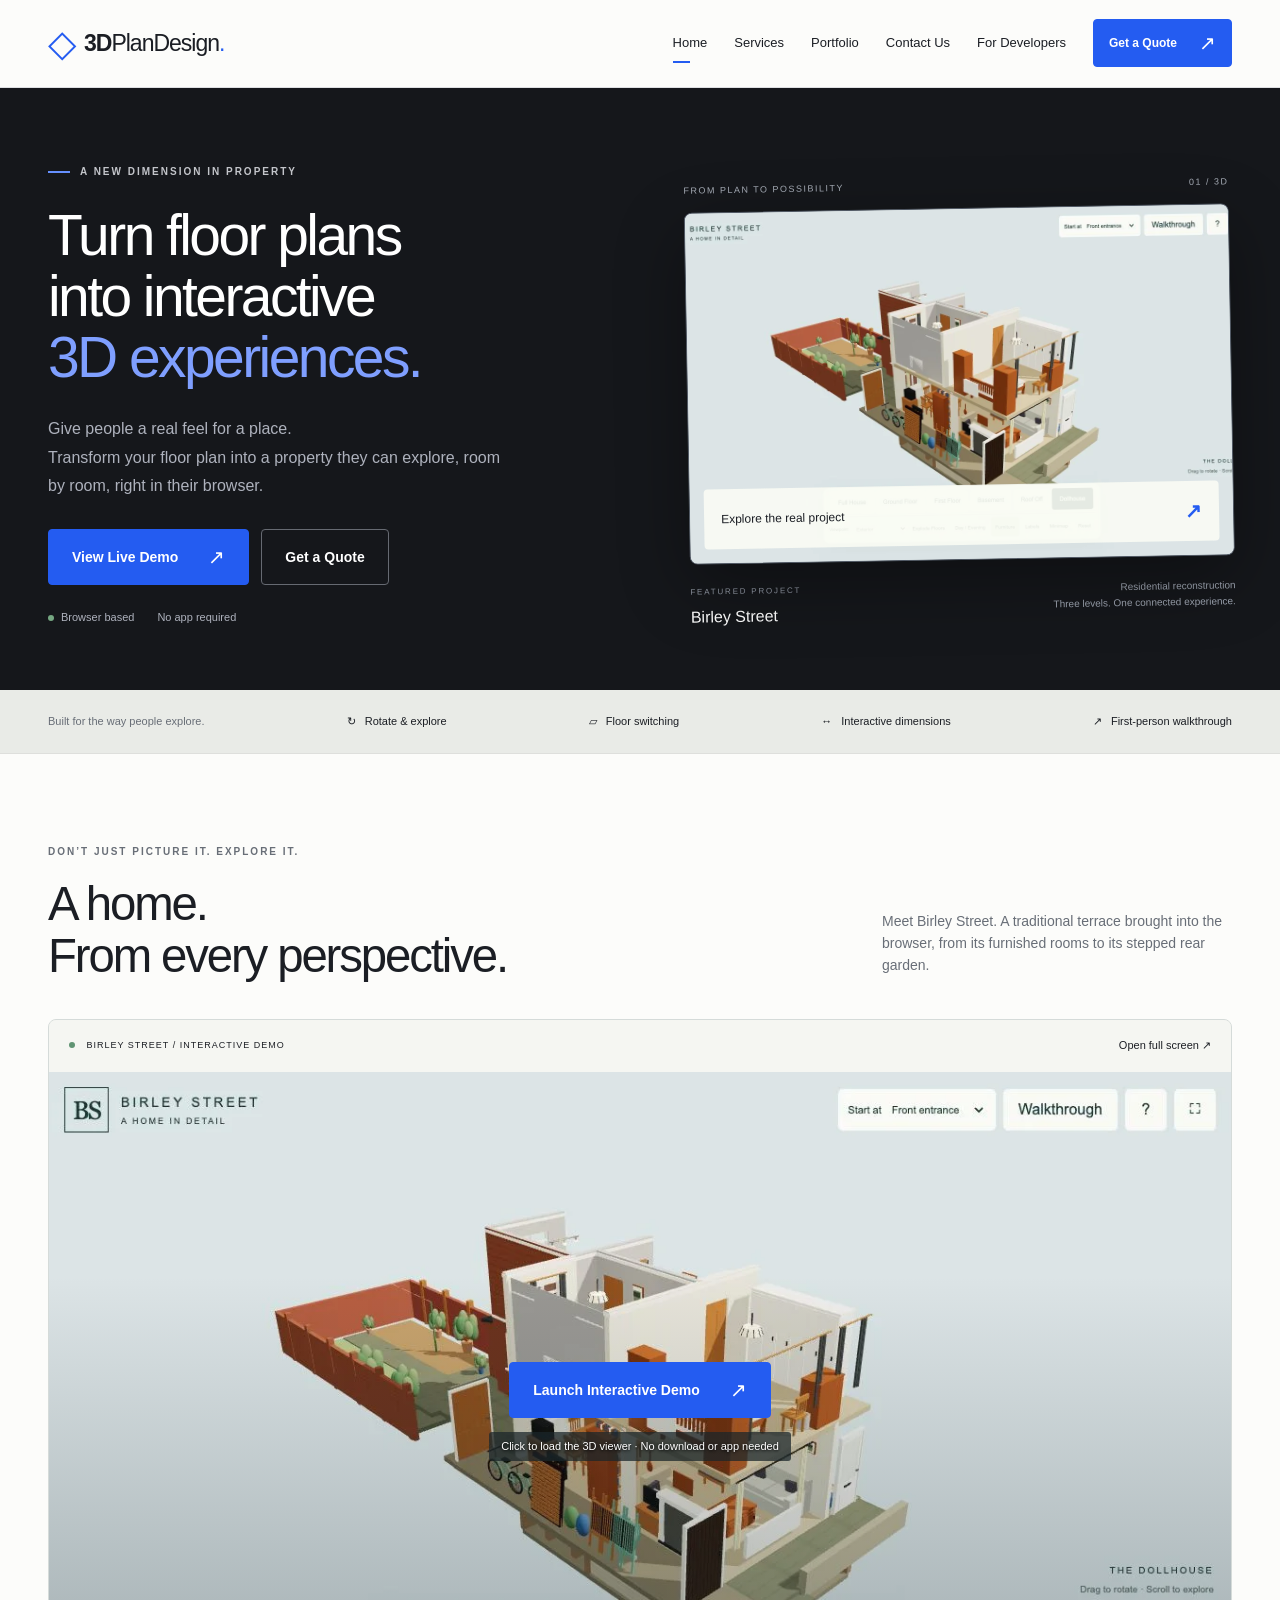
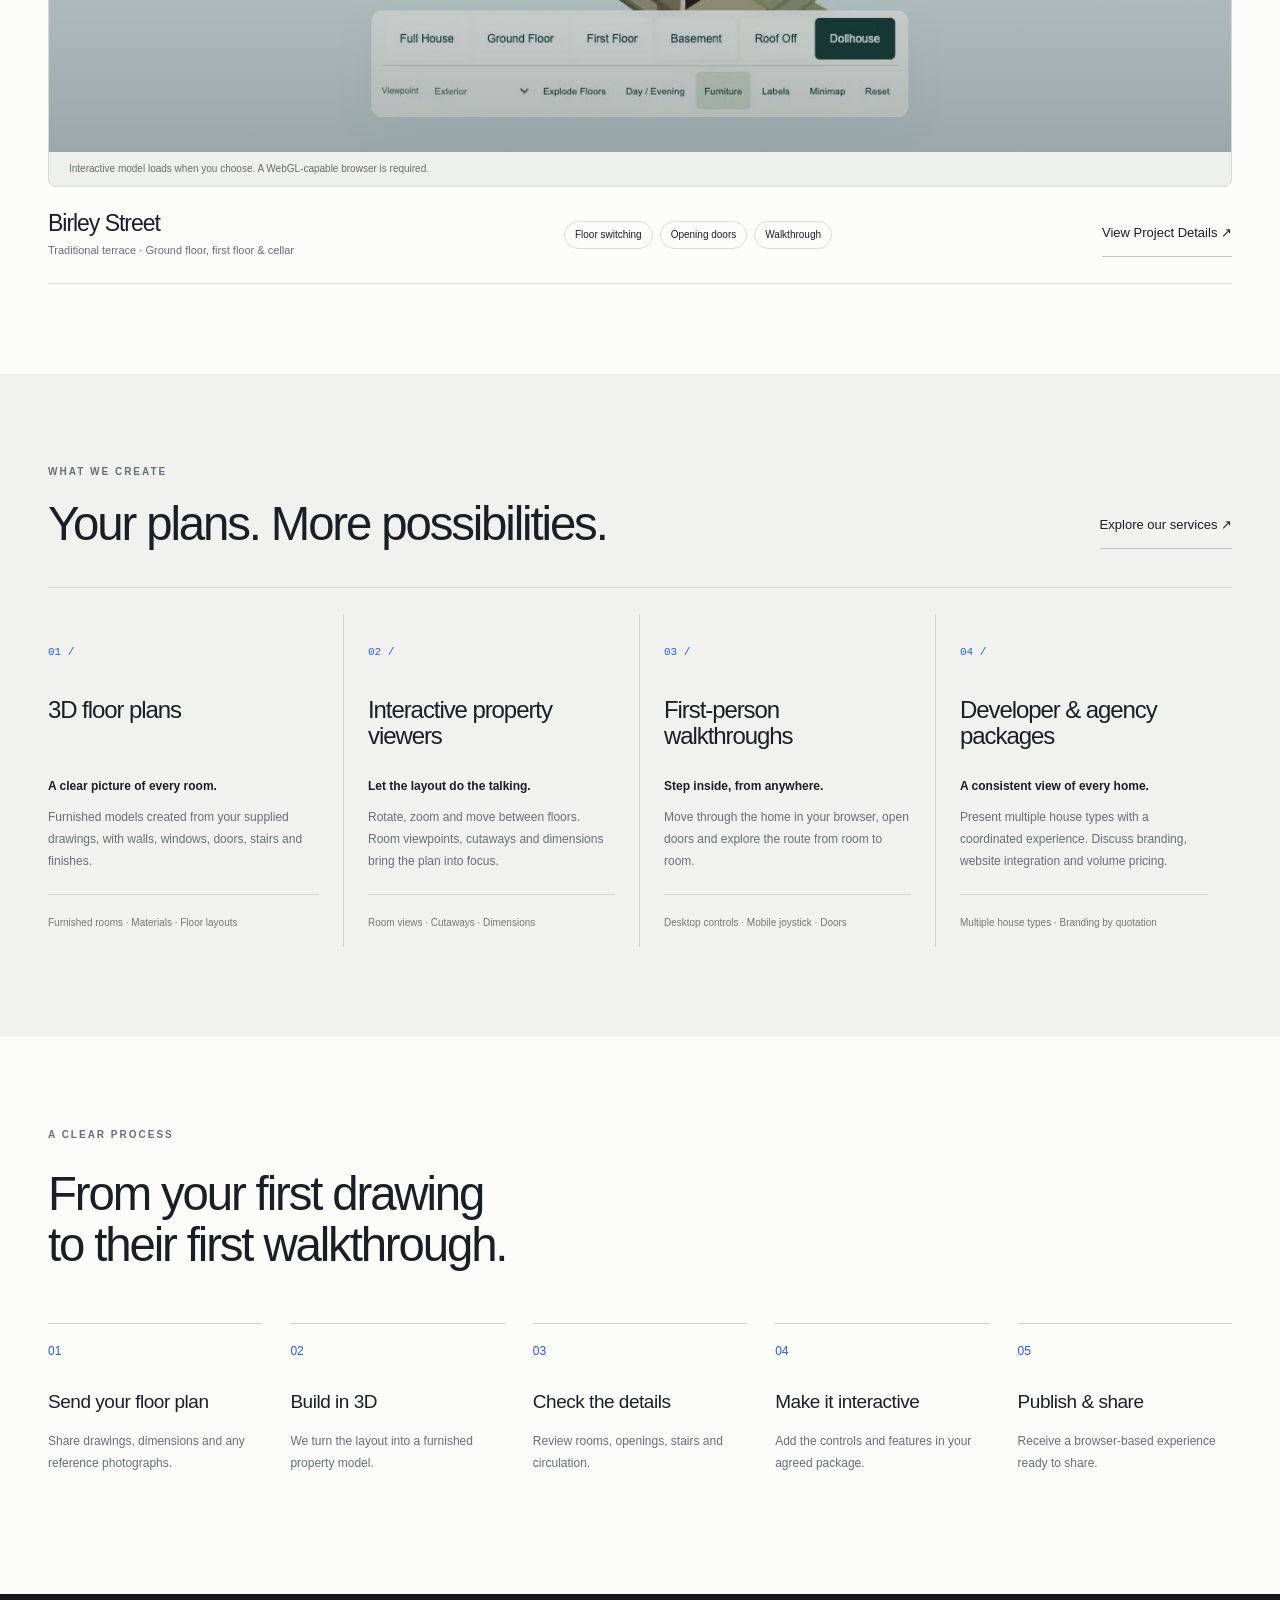
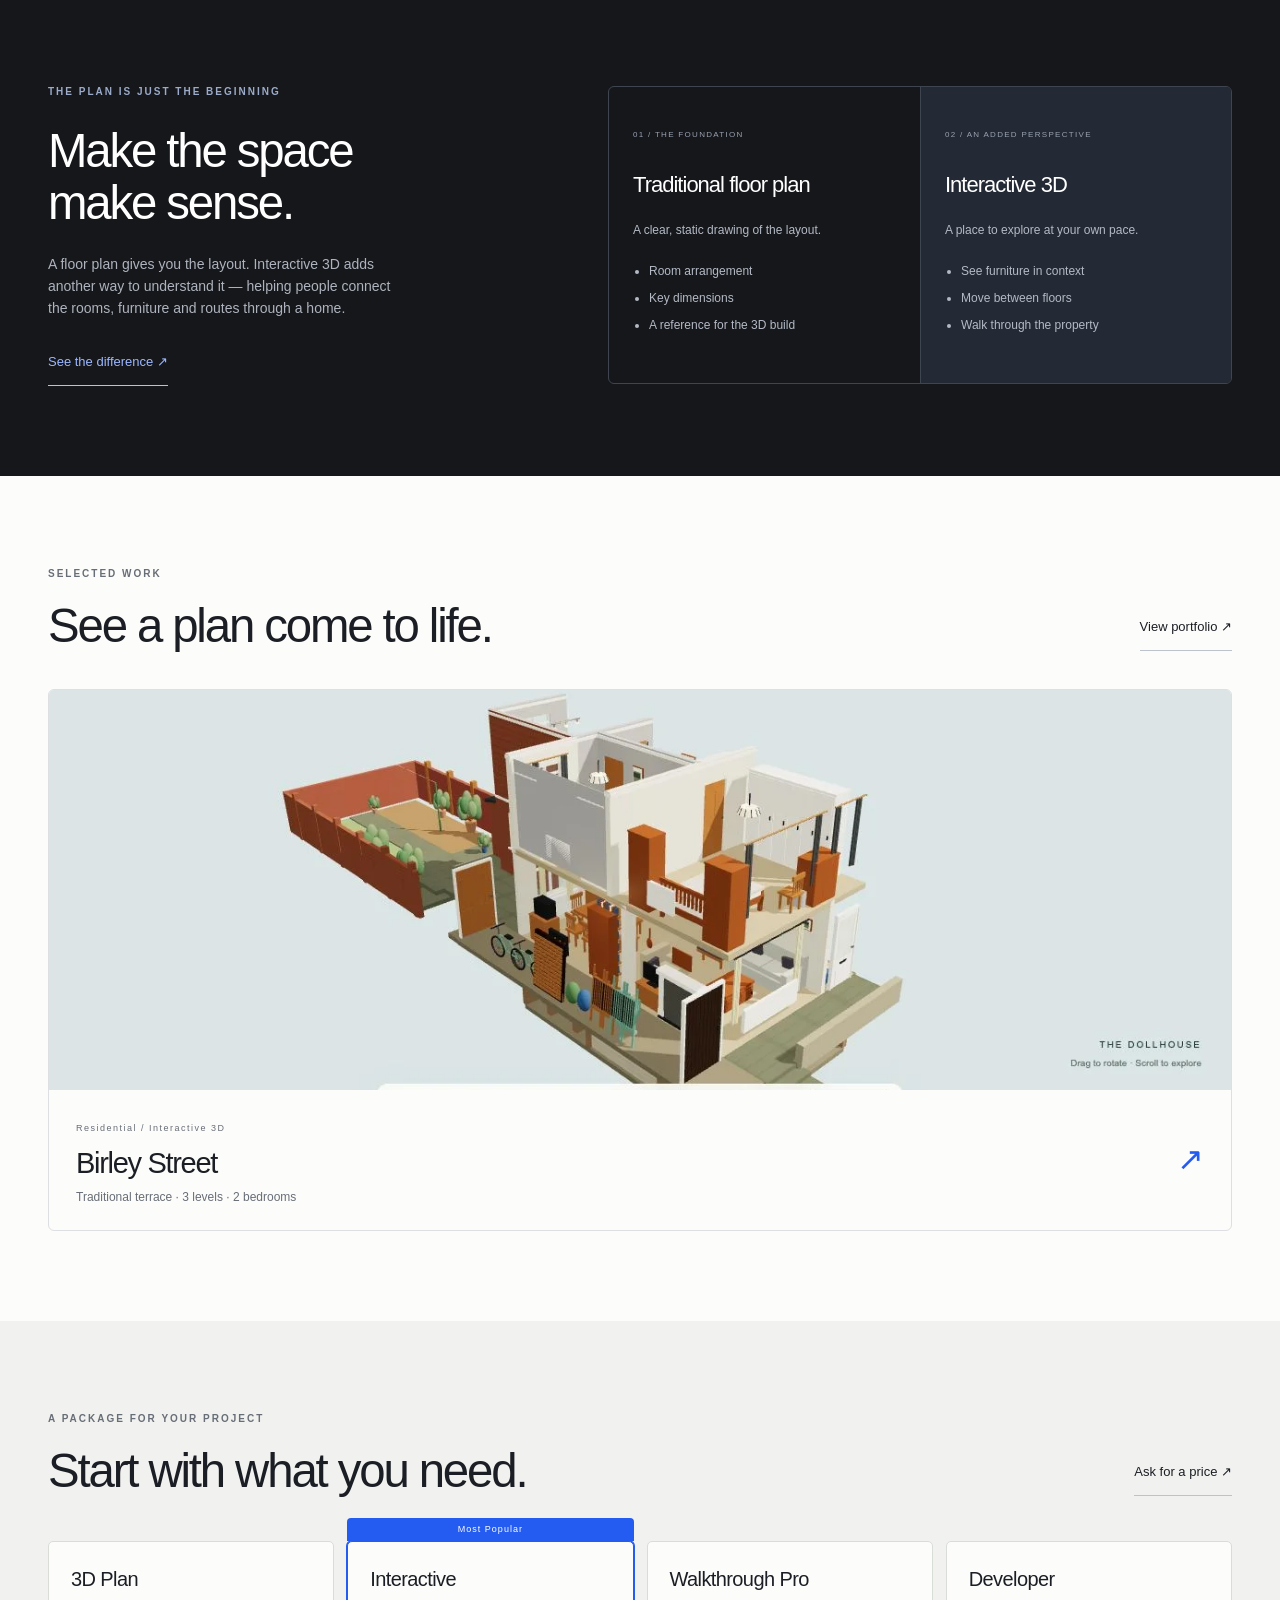
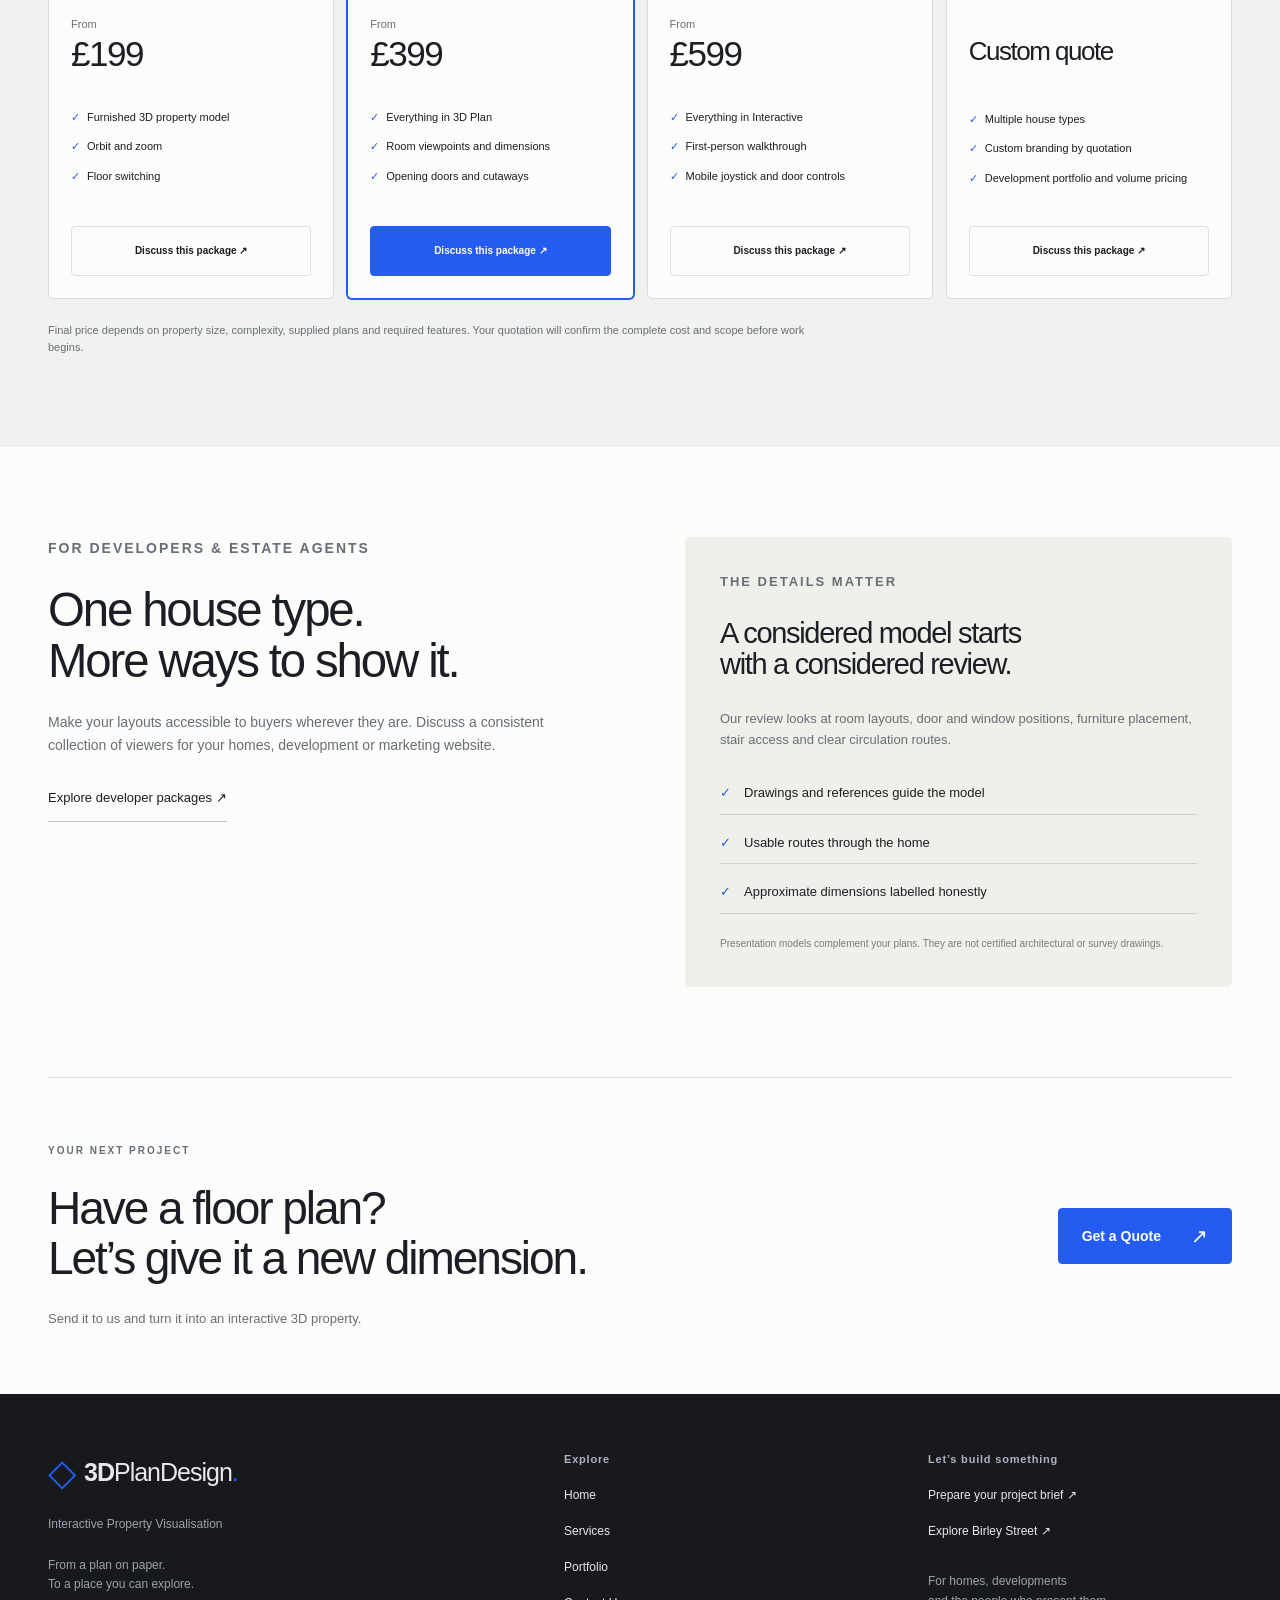
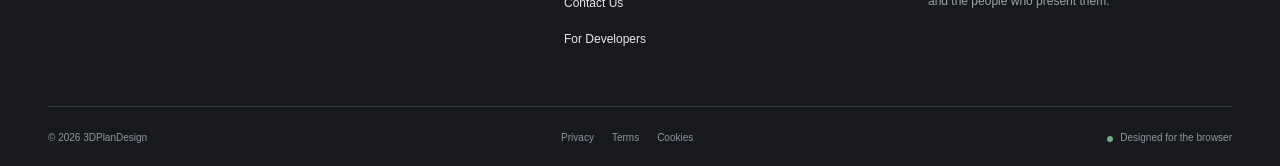
<file: 3dplandesign/index.html>
<!doctype html>
<html lang="en-GB"><head><meta charset="utf-8"><meta name="viewport" content="width=device-width,initial-scale=1"><title>Interactive 3D Floor Plans & Property Walkthroughs | 3DPlanDesign</title><meta name="description" content="Transform architectural floor plans into interactive 3D property experiences with dimensions, floor switching, room views and first-person walkthroughs."><link rel="canonical" href="https://3dplandesign.co.uk/"><meta name="theme-color" content="#15171a"><meta property="og:type" content="website"><meta property="og:title" content="Interactive 3D Floor Plans & Property Walkthroughs | 3DPlanDesign"><meta property="og:description" content="Transform architectural floor plans into interactive 3D property experiences with dimensions, floor switching, room views and first-person walkthroughs."><meta property="og:url" content="https://3dplandesign.co.uk/"><meta property="og:image" content="https://3dplandesign.co.uk/assets/images/birley-viewer.webp"><meta name="twitter:card" content="summary_large_image"><link rel="icon" href="assets/favicon.svg" type="image/svg+xml"><link rel="stylesheet" href="css/global.css"><script type="module" src="js/main.js"></script><script type="application/ld+json">{"@context": "https://schema.org", "@type": "Organization", "name": "3DPlanDesign", "url": "https://3dplandesign.co.uk", "description": "Interactive property visualisation from floor plans."}</script></head>
<body><a class="skip" href="#main">Skip to content</a><header class="site-header"><div class="wrap header-inner"><a class="logo" href="index.html" aria-label="3DPlanDesign home"><span class="logo-cube" aria-hidden="true">◇</span><span><b>3D</b>PlanDesign<span class="logo-dot">.</span></span></a><button class="menu-toggle" aria-controls="site-nav" aria-expanded="false">Menu <span aria-hidden="true">☰</span></button><nav id="site-nav" aria-label="Main navigation"><a href="index.html" aria-current="page">Home</a><a href="services.html">Services</a><a href="portfolio.html">Portfolio</a><a href="contact.html">Contact Us</a><a href="developers.html">For Developers</a><a class="button small" href="contact.html">Get a Quote <span>↗</span></a></nav></div></header><main id="main"><section class="hero"><div class="wrap hero-grid"><div class="hero-copy"><p class="eyebrow"><span class="blue-dash"></span> A NEW DIMENSION IN PROPERTY</p><h1>Turn floor plans<br>into interactive<br><span>3D experiences.</span></h1><p>Give people a real feel for a place.<br>Transform your floor plan into a property they can explore, room by room, right in their browser.</p><div class="button-row"><a class="button" href="#live-demo">View Live Demo <span>↗</span></a><a class="button outline" href="contact.html">Get a Quote</a></div><div class="hero-note"><span class="status-dot">Browser based</span><span>No app required</span></div></div><div class="hero-visual"><div class="technical-label"><span>FROM PLAN TO POSSIBILITY</span><span>01 / 3D</span></div><a href="#live-demo" class="hero-preview"><img src="assets/images/birley-viewer.webp" width="1280" height="720" alt="The actual Birley Street interactive 3D model in dollhouse view"><span class="preview-action">Explore the real project <b>↗</b></span></a><div class="visual-caption"><div><small>FEATURED PROJECT</small><strong>Birley Street</strong></div><span>Residential reconstruction<br>Three levels. One connected experience.</span></div></div></div></section>
<div class="feature-strip"><div class="wrap"><span>Built for the way people explore.</span><span>↻ &nbsp; Rotate & explore</span><span>▱ &nbsp; Floor switching</span><span>↔ &nbsp; Interactive dimensions</span><span>↗ &nbsp; First-person walkthrough</span></div></div>
<section class="section wrap" id="live-demo"><div class="section-head"><div><p class="eyebrow">DON’T JUST PICTURE IT. EXPLORE IT.</p><h2>A home.<br>From every perspective.</h2></div><p>Meet Birley Street. A traditional terrace brought into the browser, from its furnished rooms to its stepped rear garden.</p></div><div class="viewer-shell" id="demo" data-viewer-title="Birley Street interactive 3D property" data-viewer="projects/birley-street/viewer/?embed=1"><div class="viewer-bar"><span><i></i> BIRLEY STREET / INTERACTIVE DEMO</span><a href="projects/birley-street/viewer/" target="_blank" rel="noopener">Open full screen ↗</a></div><div class="viewer-stage"><img src="assets/images/birley-viewer.webp" alt="Real screenshot of the Birley Street 3D dollhouse, showing its rooms and floors" width="1280" height="720" loading="lazy"><div class="viewer-cover"><button class="button load-viewer">Launch Interactive Demo <span>↗</span></button><p>Click to load the 3D viewer · No download or app needed</p></div></div><p class="viewer-message" role="status">Interactive model loads when you choose. A WebGL-capable browser is required.</p></div><div class="demo-details"><div><h3>Birley Street</h3><p>Traditional terrace · Ground floor, first floor & cellar</p></div><div class="tags"><span>Floor switching</span><span>Opening doors</span><span>Walkthrough</span></div><a class="text-link" href="projects/birley-street/">View Project Details ↗</a></div></section>
<section class="section soft"><div class="wrap"><div class="section-head"><div><p class="eyebrow">WHAT WE CREATE</p><h2>Your plans. More possibilities.</h2></div><a class="text-link" href="services.html">Explore our services ↗</a></div><div class="service-grid"><article class="service-card"><span class="number">01 /</span><h3>3D floor plans</h3><p class="card-tagline">A clear picture of every room.</p><p>Furnished models created from your supplied drawings, with walls, windows, doors, stairs and finishes.</p><small>Furnished rooms · Materials · Floor layouts</small></article><article class="service-card"><span class="number">02 /</span><h3>Interactive property viewers</h3><p class="card-tagline">Let the layout do the talking.</p><p>Rotate, zoom and move between floors. Room viewpoints, cutaways and dimensions bring the plan into focus.</p><small>Room views · Cutaways · Dimensions</small></article><article class="service-card"><span class="number">03 /</span><h3>First-person walkthroughs</h3><p class="card-tagline">Step inside, from anywhere.</p><p>Move through the home in your browser, open doors and explore the route from room to room.</p><small>Desktop controls · Mobile joystick · Doors</small></article><article class="service-card"><span class="number">04 /</span><h3>Developer & agency packages</h3><p class="card-tagline">A consistent view of every home.</p><p>Present multiple house types with a coordinated experience. Discuss branding, website integration and volume pricing.</p><small>Multiple house types · Branding by quotation</small></article></div></div></section>
<section class="section wrap"><p class="eyebrow">A CLEAR PROCESS</p><h2>From your first drawing<br>to their first walkthrough.</h2><ol class="process"><li><span>01</span><h3>Send your floor plan</h3><p>Share drawings, dimensions and any reference photographs.</p></li><li><span>02</span><h3>Build in 3D</h3><p>We turn the layout into a furnished property model.</p></li><li><span>03</span><h3>Check the details</h3><p>Review rooms, openings, stairs and circulation.</p></li><li><span>04</span><h3>Make it interactive</h3><p>Add the controls and features in your agreed package.</p></li><li><span>05</span><h3>Publish & share</h3><p>Receive a browser-based experience ready to share.</p></li></ol></section>
<section class="section dark"><div class="wrap comparison-grid"><div><p class="eyebrow">THE PLAN IS JUST THE BEGINNING</p><h2>Make the space<br>make sense.</h2><p>A floor plan gives you the layout. Interactive 3D adds another way to understand it — helping people connect the rooms, furniture and routes through a home.</p><a class="text-link" href="projects/birley-street/">See the difference ↗</a></div><div class="comparison"><article><span>01 / THE FOUNDATION</span><h3>Traditional floor plan</h3><p>A clear, static drawing of the layout.</p><ul><li>Room arrangement</li><li>Key dimensions</li><li>A reference for the 3D build</li></ul></article><article><span>02 / AN ADDED PERSPECTIVE</span><h3>Interactive 3D</h3><p>A place to explore at your own pace.</p><ul><li>See furniture in context</li><li>Move between floors</li><li>Walk through the property</li></ul></article></div></div></section>
<section class="section wrap"><div class="section-head"><div><p class="eyebrow">SELECTED WORK</p><h2>See a plan come to life.</h2></div><a class="text-link" href="portfolio.html">View portfolio ↗</a></div><div data-projects data-limit="1"><article class="project-card"><a href="projects/birley-street/"><img src="assets/images/birley-viewer.webp" width="1280" height="720" loading="lazy" alt="Birley Street 3D dollhouse preview"><div class="project-card-caption"><div><small>RESIDENTIAL / INTERACTIVE 3D</small><h3>Birley Street</h3><p>Traditional terrace · 3 levels · 2 bedrooms</p></div><span aria-hidden="true">↗</span></div></a></article></div></section>
<section class="section soft"><div class="wrap"><div class="section-head"><div><p class="eyebrow">A PACKAGE FOR YOUR PROJECT</p><h2>Start with what you need.</h2></div><a class="text-link" href="contact.html">Ask for a price ↗</a></div><div class="pricing-grid"><article class="price-card "><h3>3D Plan</h3><p class="price"><small>From</small> £199</p><ul><li>Furnished 3D property model</li><li>Orbit and zoom</li><li>Floor switching</li></ul><a class="button secondary" href="contact.html?service=plan">Discuss this package ↗</a></article><article class="price-card featured"><span class="popular">Most Popular</span><h3>Interactive</h3><p class="price"><small>From</small> £399</p><ul><li>Everything in 3D Plan</li><li>Room viewpoints and dimensions</li><li>Opening doors and cutaways</li></ul><a class="button " href="contact.html?service=interactive">Discuss this package ↗</a></article><article class="price-card "><h3>Walkthrough Pro</h3><p class="price"><small>From</small> £599</p><ul><li>Everything in Interactive</li><li>First-person walkthrough</li><li>Mobile joystick and door controls</li></ul><a class="button secondary" href="contact.html?service=walkthrough">Discuss this package ↗</a></article><article class="price-card "><h3>Developer</h3><p class="price"><span>Custom quote</span></p><ul><li>Multiple house types</li><li>Custom branding by quotation</li><li>Development portfolio and volume pricing</li></ul><a class="button secondary" href="contact.html?service=developer">Discuss this package ↗</a></article></div><p class="price-note">Final price depends on property size, complexity, supplied plans and required features. Your quotation will confirm the complete cost and scope before work begins.</p></div></section>
<section class="section wrap split"><div><p class="eyebrow">FOR DEVELOPERS & ESTATE AGENTS</p><h2>One house type.<br>More ways to show it.</h2><p>Make your layouts accessible to buyers wherever they are. Discuss a consistent collection of viewers for your homes, development or marketing website.</p><a class="text-link" href="developers.html">Explore developer packages ↗</a></div><div class="quality-panel"><p class="eyebrow">THE DETAILS MATTER</p><h3>A considered model starts<br>with a considered review.</h3><p>Our review looks at room layouts, door and window positions, furniture placement, stair access and clear circulation routes.</p><ul class="check-list"><li>Drawings and references guide the model</li><li>Usable routes through the home</li><li>Approximate dimensions labelled honestly</li></ul><small>Presentation models complement your plans. They are not certified architectural or survey drawings.</small></div></section><section class="cta wrap"><div><p class="eyebrow">YOUR NEXT PROJECT</p><h2>Have a floor plan?<br>Let’s give it a new dimension.</h2><p>Send it to us and turn it into an interactive 3D property.</p></div><a class="button" href="contact.html">Get a Quote <span>↗</span></a></section></main>
<footer class="site-footer"><div class="wrap footer-grid"><div><a class="logo" href="index.html"><span class="logo-cube" aria-hidden="true">◇</span><span><b>3D</b>PlanDesign<span class="logo-dot">.</span></span></a><p>Interactive Property Visualisation</p><p class="muted">From a plan on paper.<br>To a place you can explore.</p></div><div><h2>Explore</h2><a href="index.html" aria-current="page">Home</a><a href="services.html">Services</a><a href="portfolio.html">Portfolio</a><a href="contact.html">Contact Us</a><a href="developers.html">For Developers</a></div><div><h2>Let’s build something</h2><a href="contact.html">Prepare your project brief ↗</a><a href="projects/birley-street/">Explore Birley Street ↗</a><p class="muted">For homes, developments<br>and the people who present them.</p></div></div><div class="wrap footer-bottom"><small>© <span data-year>2026</span> 3DPlanDesign</small><div><a href="privacy.html">Privacy</a><a href="terms.html">Terms</a><a href="cookies.html">Cookies</a></div><span class="status-dot">Designed for the browser</span></div></footer></body></html>
</file>
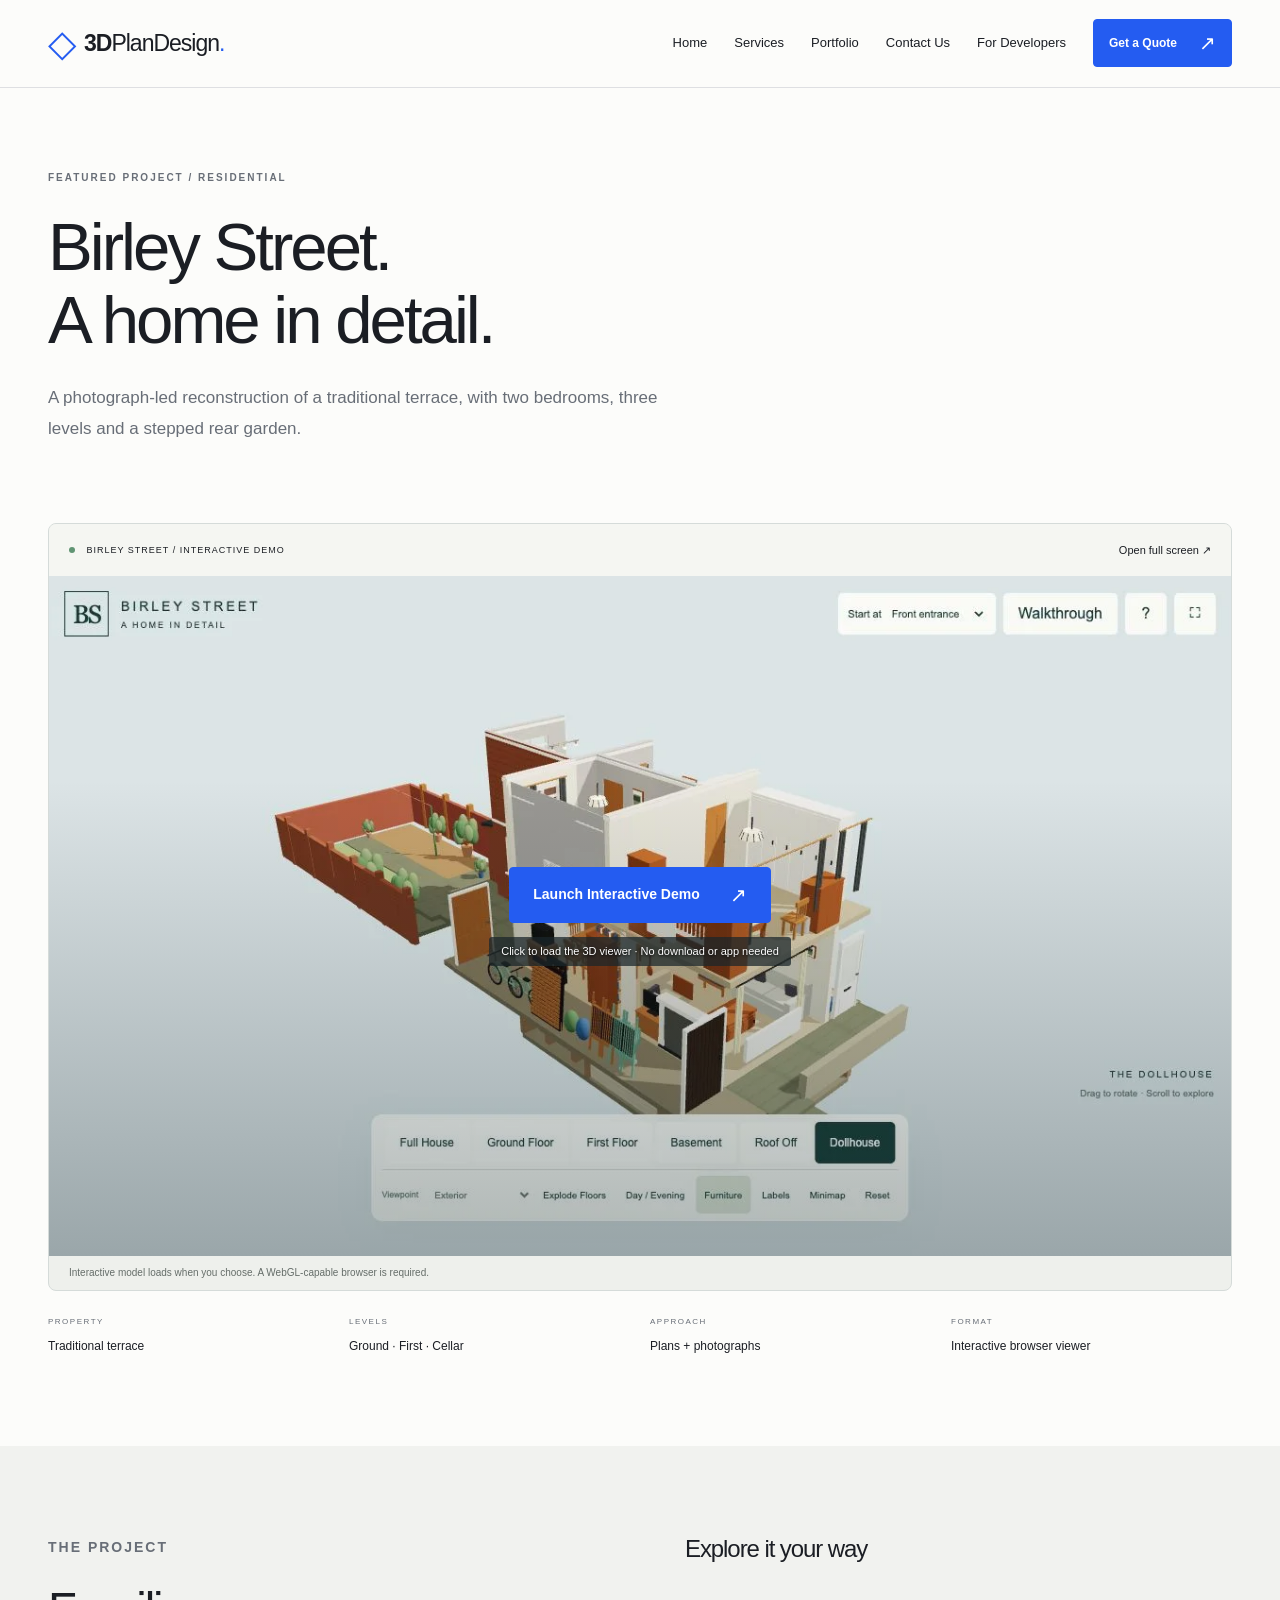
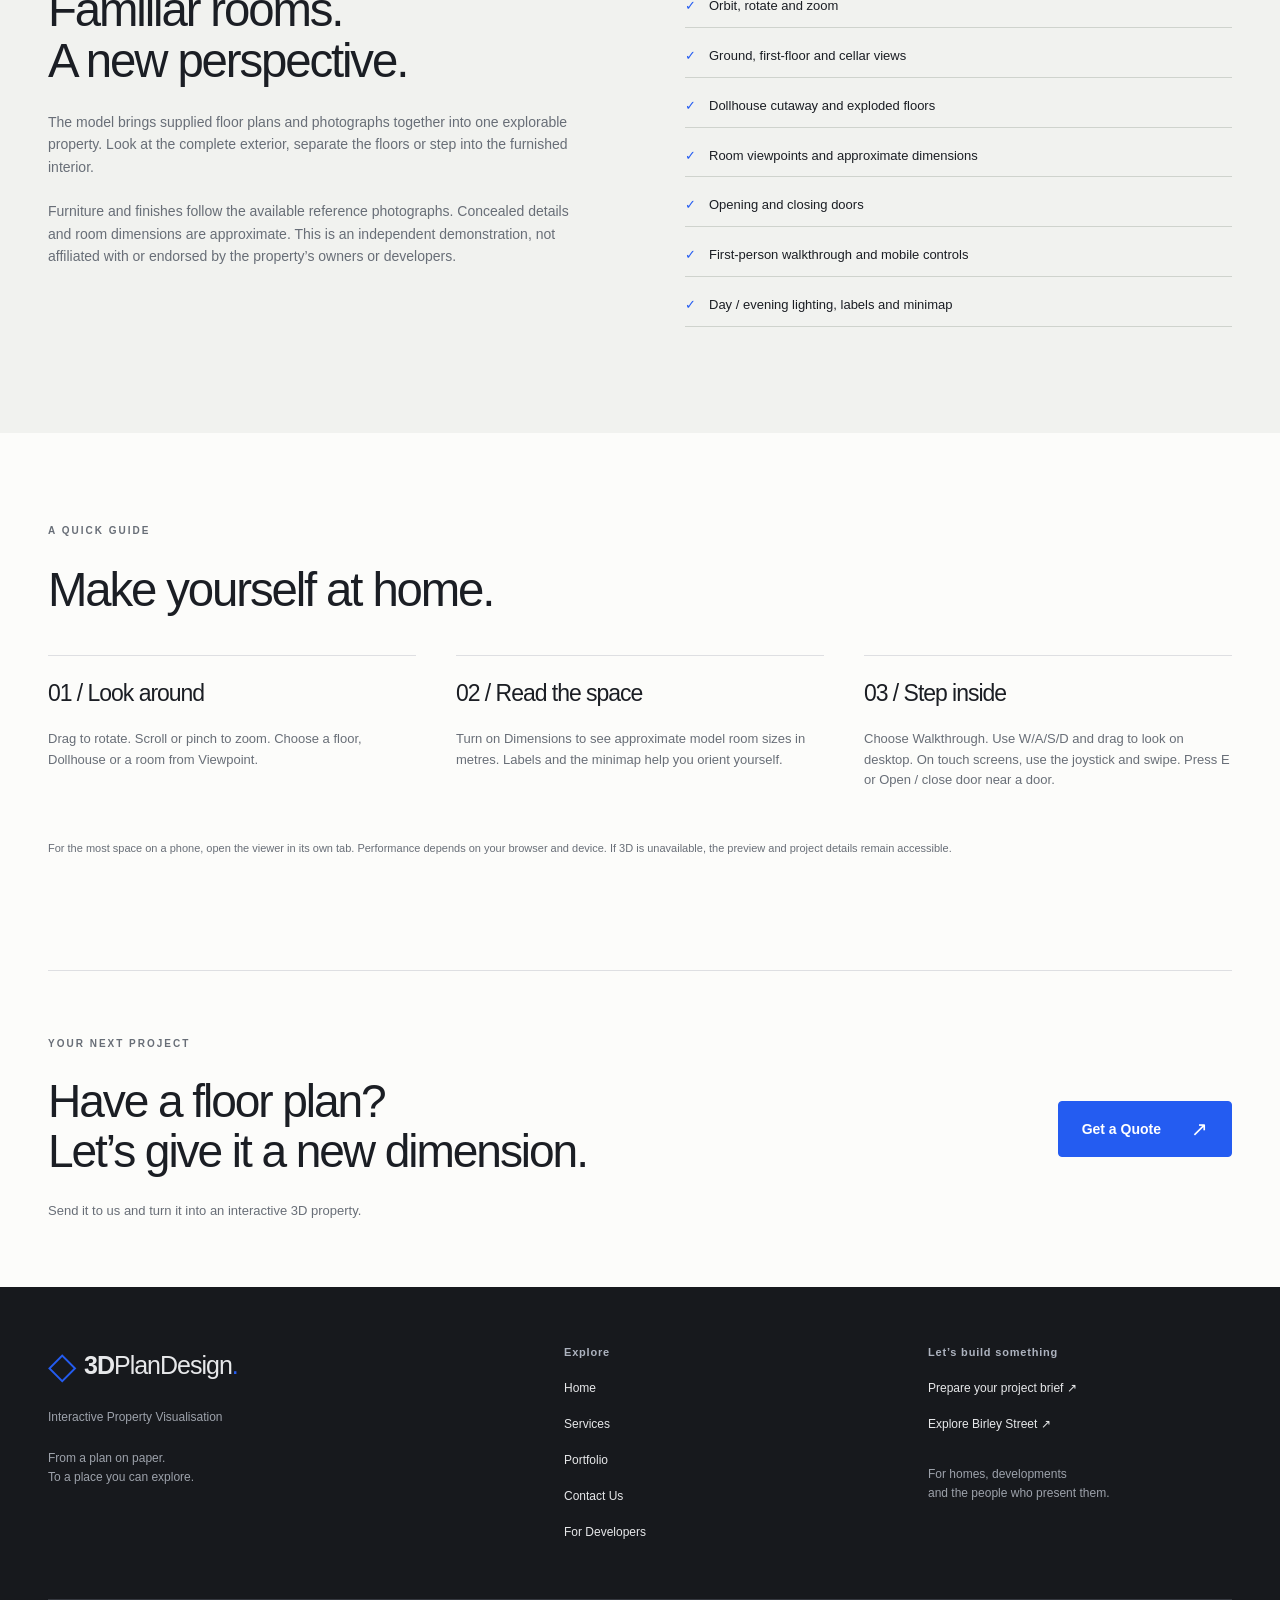
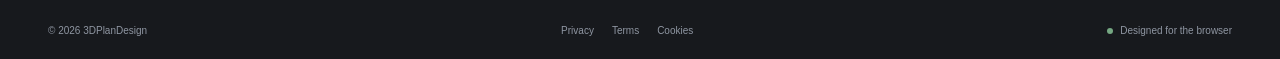
<file: 3dplandesign/projects/birley-street/index.html>
<!doctype html>
<html lang="en-GB"><head><meta charset="utf-8"><meta name="viewport" content="width=device-width,initial-scale=1"><title>Birley Street — Interactive 3D Property | 3DPlanDesign</title><meta name="description" content="Explore Birley Street with floor switching, cutaways, approximate room dimensions and a first-person walkthrough."><link rel="canonical" href="https://3dplandesign.co.uk/projects/birley-street/"><meta name="theme-color" content="#15171a"><meta property="og:type" content="website"><meta property="og:title" content="Birley Street — Interactive 3D Property | 3DPlanDesign"><meta property="og:description" content="Explore Birley Street with floor switching, cutaways, approximate room dimensions and a first-person walkthrough."><meta property="og:url" content="https://3dplandesign.co.uk/projects/birley-street/"><meta property="og:image" content="https://3dplandesign.co.uk/assets/images/birley-viewer.webp"><meta name="twitter:card" content="summary_large_image"><link rel="icon" href="../../assets/favicon.svg" type="image/svg+xml"><link rel="stylesheet" href="../../css/global.css"><script type="module" src="../../js/main.js"></script></head>
<body><a class="skip" href="#main">Skip to content</a><header class="site-header"><div class="wrap header-inner"><a class="logo" href="../../index.html" aria-label="3DPlanDesign home"><span class="logo-cube" aria-hidden="true">◇</span><span><b>3D</b>PlanDesign<span class="logo-dot">.</span></span></a><button class="menu-toggle" aria-controls="site-nav" aria-expanded="false">Menu <span aria-hidden="true">☰</span></button><nav id="site-nav" aria-label="Main navigation"><a href="../../index.html">Home</a><a href="../../services.html">Services</a><a href="../../portfolio.html">Portfolio</a><a href="../../contact.html">Contact Us</a><a href="../../developers.html">For Developers</a><a class="button small" href="../../contact.html">Get a Quote <span>↗</span></a></nav></div></header><main id="main"><section class="page-intro wrap"><p class="eyebrow">FEATURED PROJECT / RESIDENTIAL</p><h1>Birley Street.<br>A home in detail.</h1><p class="intro-copy">A photograph-led reconstruction of a traditional terrace, with two bedrooms, three levels and a stepped rear garden.</p></section><section class="wrap section compact"><div class="viewer-shell" id="project-demo" data-viewer-title="Birley Street interactive 3D property" data-viewer="../../projects/birley-street/viewer/?embed=1"><div class="viewer-bar"><span><i></i> BIRLEY STREET / INTERACTIVE DEMO</span><a href="../../projects/birley-street/viewer/" target="_blank" rel="noopener">Open full screen ↗</a></div><div class="viewer-stage"><img src="../../assets/images/birley-viewer.webp" alt="Real screenshot of the Birley Street 3D dollhouse, showing its rooms and floors" width="1280" height="720" loading="lazy"><div class="viewer-cover"><button class="button load-viewer">Launch Interactive Demo <span>↗</span></button><p>Click to load the 3D viewer · No download or app needed</p></div></div><p class="viewer-message" role="status">Interactive model loads when you choose. A WebGL-capable browser is required.</p></div><div class="project-facts"><div><small>PROPERTY</small><strong>Traditional terrace</strong></div><div><small>LEVELS</small><strong>Ground · First · Cellar</strong></div><div><small>APPROACH</small><strong>Plans + photographs</strong></div><div><small>FORMAT</small><strong>Interactive browser viewer</strong></div></div></section><section class="section soft"><div class="wrap split"><div><p class="eyebrow">THE PROJECT</p><h2>Familiar rooms.<br>A new perspective.</h2><p>The model brings supplied floor plans and photographs together into one explorable property. Look at the complete exterior, separate the floors or step into the furnished interior.</p><p>Furniture and finishes follow the available reference photographs. Concealed details and room dimensions are approximate. This is an independent demonstration, not affiliated with or endorsed by the property’s owners or developers.</p></div><div><h3>Explore it your way</h3><ul class="check-list"><li>Orbit, rotate and zoom</li><li>Ground, first-floor and cellar views</li><li>Dollhouse cutaway and exploded floors</li><li>Room viewpoints and approximate dimensions</li><li>Opening and closing doors</li><li>First-person walkthrough and mobile controls</li><li>Day / evening lighting, labels and minimap</li></ul></div></div></section><section class="section wrap"><p class="eyebrow">A QUICK GUIDE</p><h2>Make yourself at home.</h2><div class="three-grid"><article><h3>01 / Look around</h3><p>Drag to rotate. Scroll or pinch to zoom. Choose a floor, Dollhouse or a room from Viewpoint.</p></article><article><h3>02 / Read the space</h3><p>Turn on Dimensions to see approximate model room sizes in metres. Labels and the minimap help you orient yourself.</p></article><article><h3>03 / Step inside</h3><p>Choose Walkthrough. Use W/A/S/D and drag to look on desktop. On touch screens, use the joystick and swipe. Press E or Open / close door near a door.</p></article></div><p class="small-print">For the most space on a phone, open the viewer in its own tab. Performance depends on your browser and device. If 3D is unavailable, the preview and project details remain accessible.</p></section><section class="cta wrap"><div><p class="eyebrow">YOUR NEXT PROJECT</p><h2>Have a floor plan?<br>Let’s give it a new dimension.</h2><p>Send it to us and turn it into an interactive 3D property.</p></div><a class="button" href="../../contact.html">Get a Quote <span>↗</span></a></section></main>
<footer class="site-footer"><div class="wrap footer-grid"><div><a class="logo" href="../../index.html"><span class="logo-cube" aria-hidden="true">◇</span><span><b>3D</b>PlanDesign<span class="logo-dot">.</span></span></a><p>Interactive Property Visualisation</p><p class="muted">From a plan on paper.<br>To a place you can explore.</p></div><div><h2>Explore</h2><a href="../../index.html">Home</a><a href="../../services.html">Services</a><a href="../../portfolio.html">Portfolio</a><a href="../../contact.html">Contact Us</a><a href="../../developers.html">For Developers</a></div><div><h2>Let’s build something</h2><a href="../../contact.html">Prepare your project brief ↗</a><a href="../../projects/birley-street/">Explore Birley Street ↗</a><p class="muted">For homes, developments<br>and the people who present them.</p></div></div><div class="wrap footer-bottom"><small>© <span data-year>2026</span> 3DPlanDesign</small><div><a href="../../privacy.html">Privacy</a><a href="../../terms.html">Terms</a><a href="../../cookies.html">Cookies</a></div><span class="status-dot">Designed for the browser</span></div></footer></body></html>
</file>
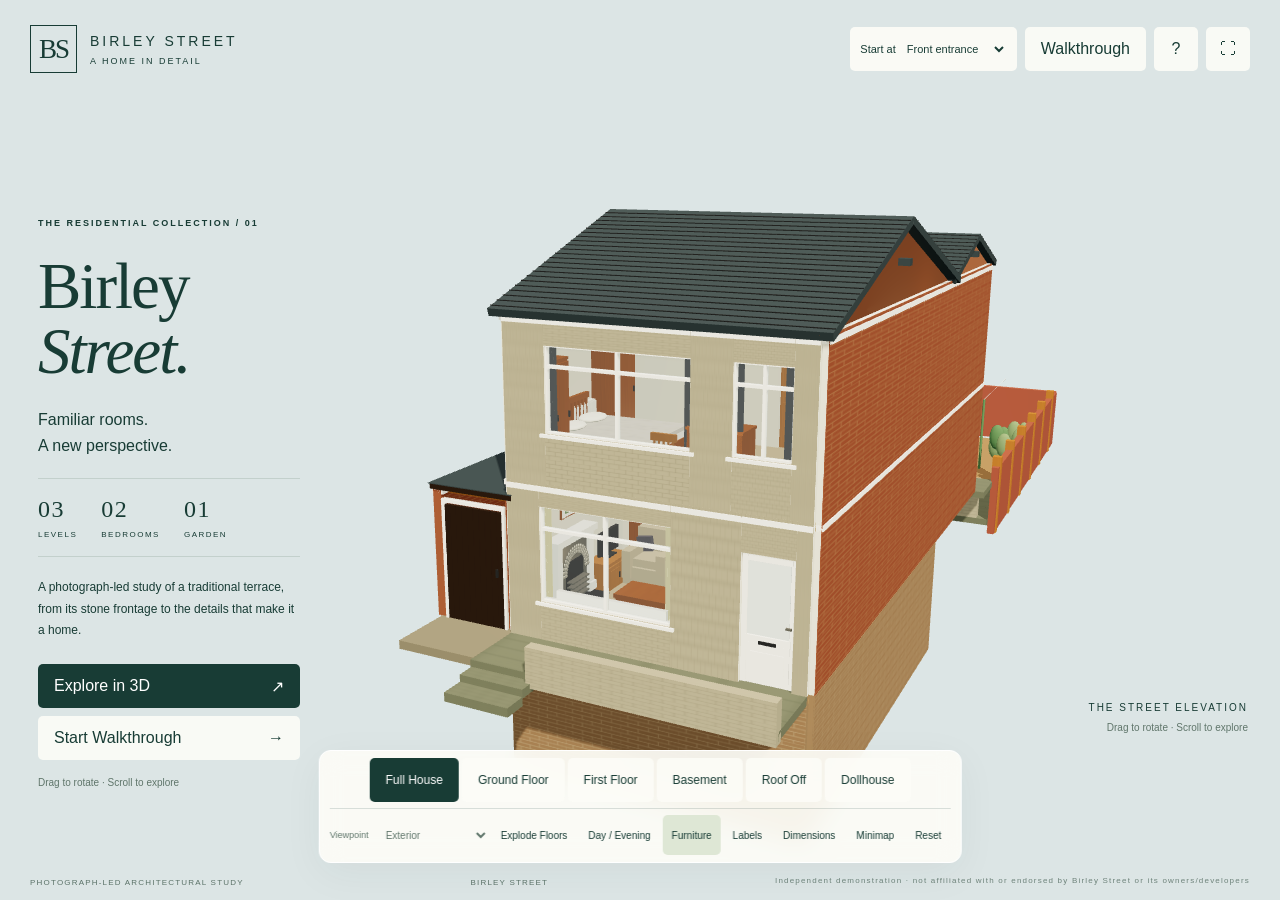
<file: 3dplandesign/projects/birley-street/viewer/index.html>
<!doctype html><html lang="en"><head><meta charset="UTF-8"><meta name="viewport" content="width=device-width,initial-scale=1,viewport-fit=cover"><meta name="theme-color" content="#183c35"><meta name="description" content="Explore Birley Street in an interactive, photograph-led three-dimensional architectural study."><title>Birley Street · A home in detail</title>  <script type="module" crossorigin src="./assets/index-DnNEYog8.js"></script>
</head><body>
<main id="app"><canvas id="scene" aria-label="Interactive 3D model of Birley Street"></canvas><header><div class="identity"><span class="monogram">BS</span><div>BIRLEY STREET<small>A HOME IN DETAIL</small></div></div><div class="top-actions"><label class="start-location">Start at <select id="start-location" aria-label="Walkthrough starting position"></select></label><button id="walk">Walkthrough</button><button id="help" aria-label="Help">?</button><button id="fullscreen" aria-label="Full screen">⛶</button></div></header>
<section id="intro"><p class="eyebrow">THE RESIDENTIAL COLLECTION / 01</p><h1>Birley<br><em>Street.</em></h1><p class="lead">Familiar rooms.<br>A new perspective.</p><div class="facts"><span><b>03</b>LEVELS</span><span><b>02</b>BEDROOMS</span><span><b>01</b>GARDEN</span></div><p class="description">A photograph-led study of a traditional terrace, from its stone frontage to the details that make it a home.</p><button id="explore" class="primary">Explore in 3D <span>↗</span></button><button id="start">Start Walkthrough <span>→</span></button><small class="note">Drag to rotate · Scroll to explore</small></section>
<aside id="room-info" hidden><p class="eyebrow">INSIDE THE HOME</p><h2 id="room-name"></h2><p id="room-description"></p><small>Proportions reconstructed from reference images.</small><button id="close-room" aria-label="Close room details">×</button></aside>
<div id="labels"></div><div id="caption"><span id="view-name">THE STREET ELEVATION</span><small id="view-hint">Drag to rotate · Scroll to explore</small></div>
<nav id="toolbar" aria-label="House views"><div class="floor-row"><button data-view="full" class="active">Full House</button><button data-view="ground">Ground Floor</button><button data-view="first">First Floor</button><button data-view="basement">Basement</button><button data-view="roof">Roof Off</button><button data-view="dollhouse">Dollhouse</button></div><div class="option-row"><label>Viewpoint <select id="room"><option value="exterior">Exterior</option><option value="garden">Garden</option></select></label><button id="explode" aria-pressed="false">Explode Floors</button><button id="evening" aria-pressed="false">Day / Evening</button><button id="furniture" aria-pressed="true" class="selected">Furniture</button><button id="label-toggle" aria-pressed="false">Labels</button><button id="dimensions" aria-pressed="false">Dimensions</button><button id="map-toggle" aria-pressed="false">Minimap</button><button id="reset">Reset</button></div></nav>
<aside id="map" hidden><span id="map-name">Ground floor</span><canvas id="map-canvas" width="190" height="265"></canvas></aside>
<div id="walk-ui" hidden><div id="walk-instructions">W A S D to move · Drag to look · E opens doors · Choose Start at to change location</div><div class="walk-top"><label class="start-location">Start at <select id="walk-location" aria-label="Move to walkthrough position"></select></label><button id="entrance">Return to entrance</button><button id="walk-map">Minimap</button><button id="exit">Exit Walkthrough</button></div><div id="joystick" aria-label="Drag to walk"><i></i></div><span id="door-status" aria-live="polite"></span><button id="touch-interact">Open / close door</button><span class="reticle">+</span><span id="walk-room">Front entrance</span></div>
<footer><span>PHOTOGRAPH-LED ARCHITECTURAL STUDY</span><span>BIRLEY STREET</span><span class="disclaimer">Independent demonstration · not affiliated with or endorsed by Birley Street or its owners/developers</span></footer>
<dialog id="help-dialog"><button id="close-help" aria-label="Close help">×</button><p class="eyebrow">MAKE YOURSELF AT HOME</p><h2>Explore every angle.</h2><p>Drag the model to orbit. Pinch or scroll to zoom. Choose a floor or room to look inside. Dollhouse removes exterior walls; Explode Floors separates the three levels.</p><p>Start Walkthrough begins outside the front door. Use W/A/S/D or the movement pad. Drag the scene to look, and press E or Open / close door near a door. Walk up and down the stairs.</p><p>Furniture placement and finishes follow the supplied photographs. This is an architectural reconstruction; hidden details and dimensions are approximate. The Dimensions toggle shows the reconstructed room sizes in metres.</p></dialog>
<div id="error" hidden></div></main></body></html>
</file>
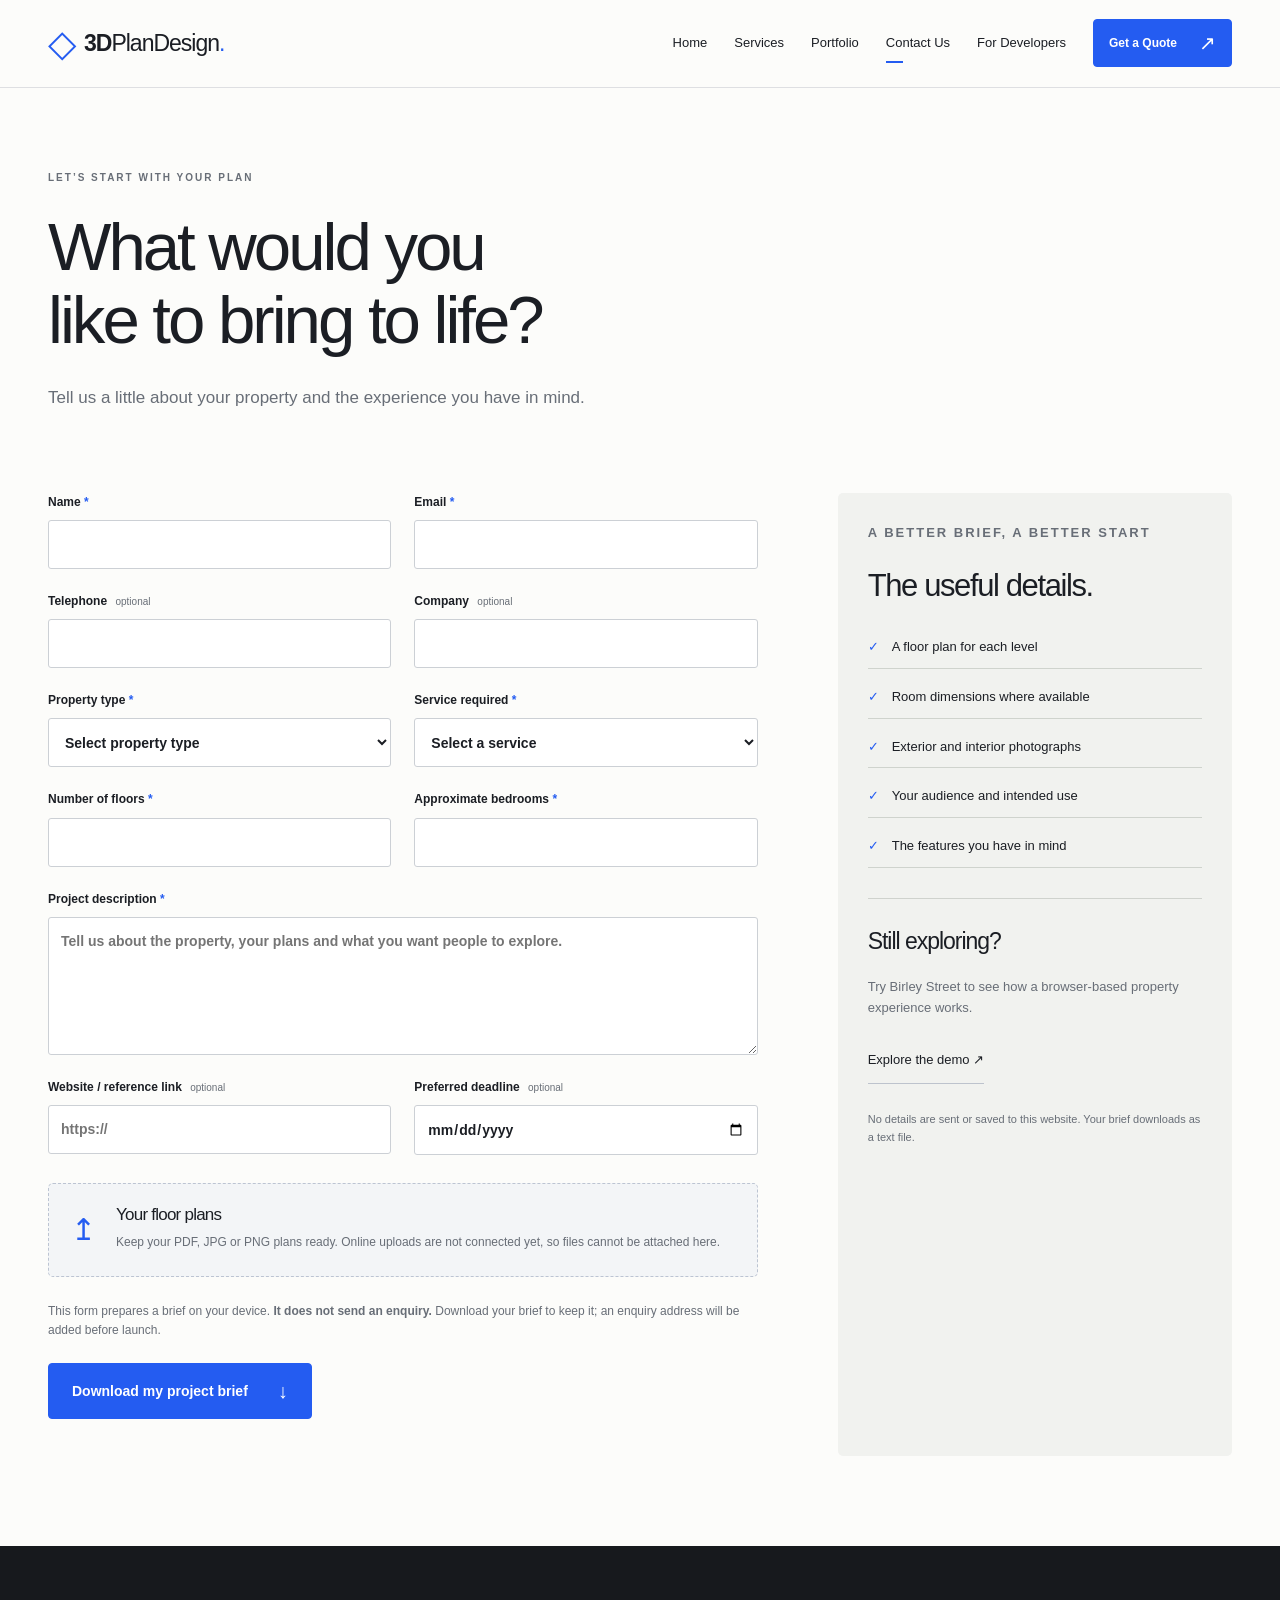
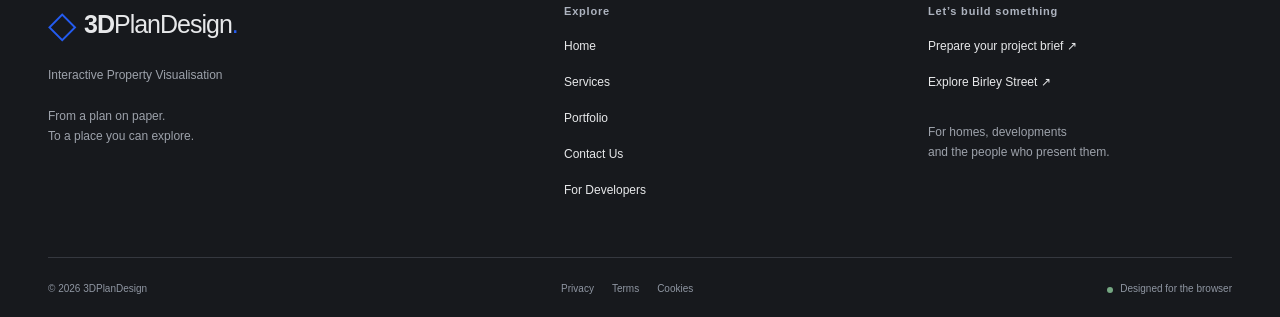
<file: 3dplandesign/contact.html>
<!doctype html>
<html lang="en-GB"><head><meta charset="utf-8"><meta name="viewport" content="width=device-width,initial-scale=1"><title>Get a Quote for Your 3D Property | 3DPlanDesign</title><meta name="description" content="Prepare a project brief for your 3D floor plan, interactive viewer or property walkthrough."><link rel="canonical" href="https://3dplandesign.co.uk/contact.html"><meta name="theme-color" content="#15171a"><meta property="og:type" content="website"><meta property="og:title" content="Get a Quote for Your 3D Property | 3DPlanDesign"><meta property="og:description" content="Prepare a project brief for your 3D floor plan, interactive viewer or property walkthrough."><meta property="og:url" content="https://3dplandesign.co.uk/contact.html"><meta property="og:image" content="https://3dplandesign.co.uk/assets/images/birley-viewer.webp"><meta name="twitter:card" content="summary_large_image"><link rel="icon" href="assets/favicon.svg" type="image/svg+xml"><link rel="stylesheet" href="css/global.css"><script type="module" src="js/main.js"></script></head>
<body><a class="skip" href="#main">Skip to content</a><header class="site-header"><div class="wrap header-inner"><a class="logo" href="index.html" aria-label="3DPlanDesign home"><span class="logo-cube" aria-hidden="true">◇</span><span><b>3D</b>PlanDesign<span class="logo-dot">.</span></span></a><button class="menu-toggle" aria-controls="site-nav" aria-expanded="false">Menu <span aria-hidden="true">☰</span></button><nav id="site-nav" aria-label="Main navigation"><a href="index.html">Home</a><a href="services.html">Services</a><a href="portfolio.html">Portfolio</a><a href="contact.html" aria-current="page">Contact Us</a><a href="developers.html">For Developers</a><a class="button small" href="contact.html">Get a Quote <span>↗</span></a></nav></div></header><main id="main"><section class="page-intro wrap"><p class="eyebrow">LET’S START WITH YOUR PLAN</p><h1>What would you<br>like to bring to life?</h1><p class="intro-copy">Tell us a little about your property and the experience you have in mind.</p></section><section class="wrap contact-layout section compact"><div><form id="quote-form"><div class="form-grid"><label>Name <span>*</span><input name="name" autocomplete="name" required maxlength="120"></label><label>Email <span>*</span><input name="email" type="email" autocomplete="email" required maxlength="254"></label><label>Telephone <small>optional</small><input name="telephone" type="tel" autocomplete="tel" maxlength="60"></label><label>Company <small>optional</small><input name="company" autocomplete="organization" maxlength="160"></label><label>Property type <span>*</span><select name="propertyType" required><option value="">Select property type</option><option>Terraced house</option><option>Semi-detached house</option><option>Detached house</option><option>Flat / apartment</option><option>Development / multiple homes</option><option>Other</option></select></label><label>Service required <span>*</span><select name="service" required><option value="">Select a service</option><option value="plan">3D Plan</option><option value="interactive">Interactive Viewer</option><option value="walkthrough">Walkthrough Pro</option><option value="developer">Developer Package</option><option value="unsure">Not Sure</option></select></label><label>Number of floors <span>*</span><input name="floors" type="number" min="1" max="100" required></label><label>Approximate bedrooms <span>*</span><input name="bedrooms" type="number" min="0" max="1000" required></label><label class="full">Project description <span>*</span><textarea name="description" rows="5" required maxlength="8000" placeholder="Tell us about the property, your plans and what you want people to explore."></textarea></label><label>Website / reference link <small>optional</small><input name="reference" type="url" placeholder="https://" maxlength="1500"></label><label>Preferred deadline <small>optional</small><input name="deadline" type="date"></label></div><section class="upload-note"><span aria-hidden="true">↥</span><div><h3>Your floor plans</h3><p>Keep your PDF, JPG or PNG plans ready. Online uploads are not connected yet, so files cannot be attached here.</p></div></section><p class="form-notice">This form prepares a brief on your device. <strong>It does not send an enquiry.</strong> Download your brief to keep it; an enquiry address will be added before launch.</p><noscript><p>Enable JavaScript to prepare and download a brief. No enquiry is sent by this page.</p></noscript><button class="button" type="submit" disabled>Download my project brief <span>↓</span></button><p id="form-status" role="status"></p></form></div><aside class="brief-aside"><p class="eyebrow">A BETTER BRIEF, A BETTER START</p><h2>The useful details.</h2><ul class="check-list"><li>A floor plan for each level</li><li>Room dimensions where available</li><li>Exterior and interior photographs</li><li>Your audience and intended use</li><li>The features you have in mind</li></ul><hr><h3>Still exploring?</h3><p>Try Birley Street to see how a browser-based property experience works.</p><a class="text-link" href="projects/birley-street/">Explore the demo ↗</a><p class="small-print">No details are sent or saved to this website. Your brief downloads as a text file.</p></aside></section></main>
<footer class="site-footer"><div class="wrap footer-grid"><div><a class="logo" href="index.html"><span class="logo-cube" aria-hidden="true">◇</span><span><b>3D</b>PlanDesign<span class="logo-dot">.</span></span></a><p>Interactive Property Visualisation</p><p class="muted">From a plan on paper.<br>To a place you can explore.</p></div><div><h2>Explore</h2><a href="index.html">Home</a><a href="services.html">Services</a><a href="portfolio.html">Portfolio</a><a href="contact.html">Contact Us</a><a href="developers.html">For Developers</a></div><div><h2>Let’s build something</h2><a href="contact.html">Prepare your project brief ↗</a><a href="projects/birley-street/">Explore Birley Street ↗</a><p class="muted">For homes, developments<br>and the people who present them.</p></div></div><div class="wrap footer-bottom"><small>© <span data-year>2026</span> 3DPlanDesign</small><div><a href="privacy.html">Privacy</a><a href="terms.html">Terms</a><a href="cookies.html">Cookies</a></div><span class="status-dot">Designed for the browser</span></div></footer></body></html>
</file>
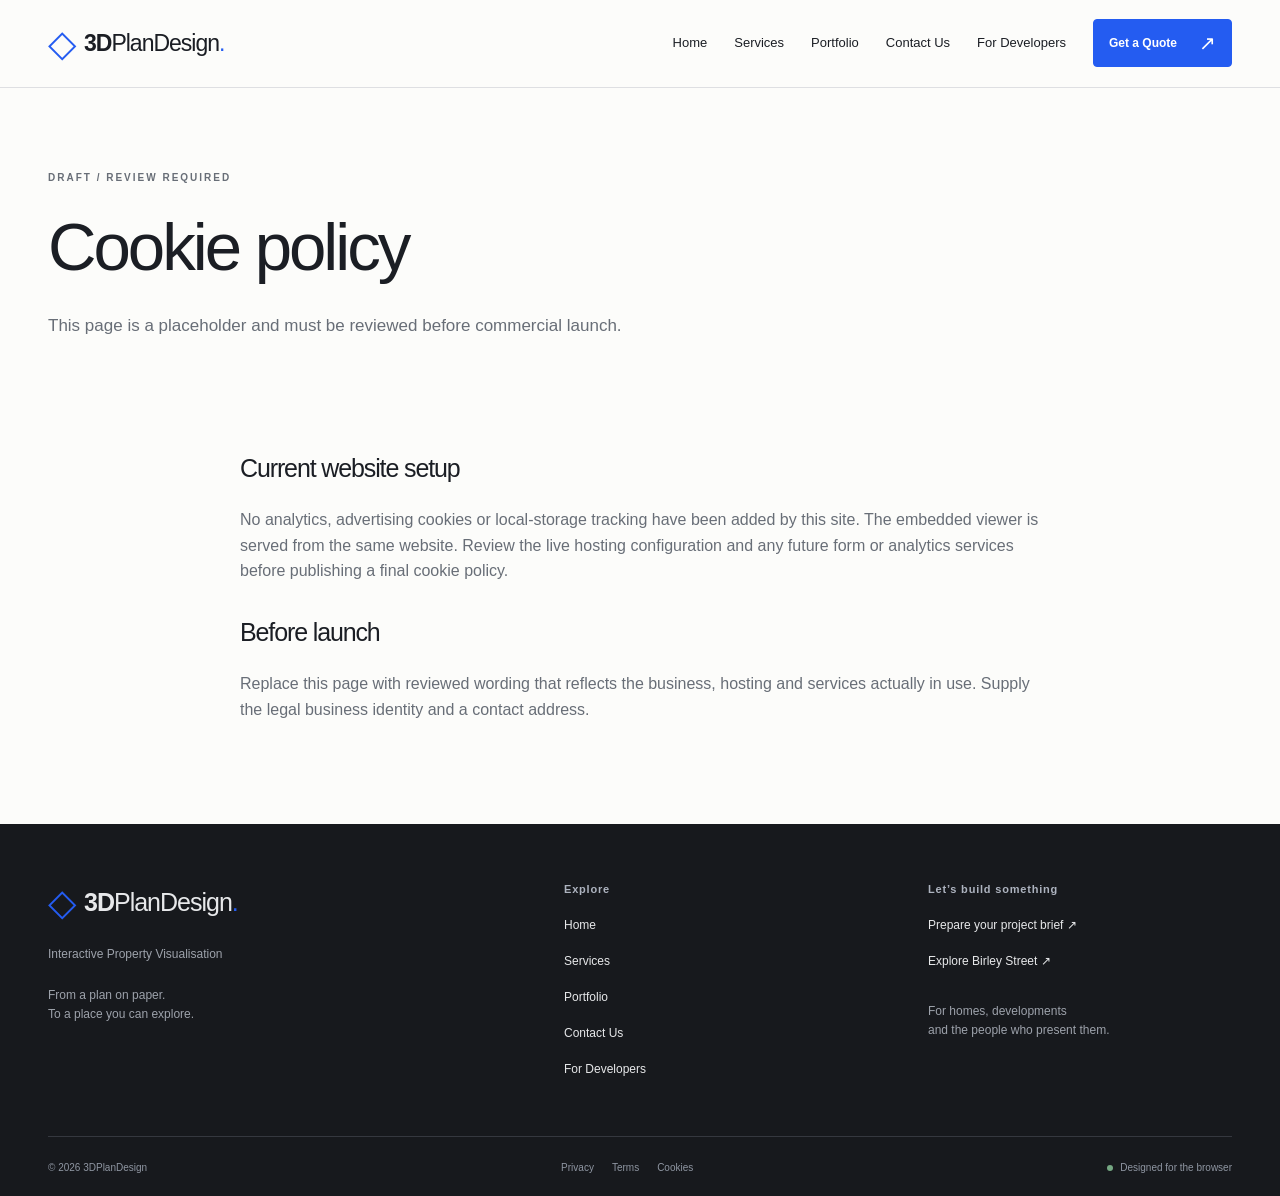
<file: 3dplandesign/cookies.html>
<!doctype html>
<html lang="en-GB"><head><meta charset="utf-8"><meta name="viewport" content="width=device-width,initial-scale=1"><title>Cookie policy | 3DPlanDesign</title><meta name="description" content="Cookie policy information for 3DPlanDesign."><link rel="canonical" href="https://3dplandesign.co.uk/cookies.html"><meta name="theme-color" content="#15171a"><meta property="og:type" content="website"><meta property="og:title" content="Cookie policy | 3DPlanDesign"><meta property="og:description" content="Cookie policy information for 3DPlanDesign."><meta property="og:url" content="https://3dplandesign.co.uk/cookies.html"><meta property="og:image" content="https://3dplandesign.co.uk/assets/images/birley-viewer.webp"><meta name="twitter:card" content="summary_large_image"><link rel="icon" href="assets/favicon.svg" type="image/svg+xml"><link rel="stylesheet" href="css/global.css"><script type="module" src="js/main.js"></script></head>
<body><a class="skip" href="#main">Skip to content</a><header class="site-header"><div class="wrap header-inner"><a class="logo" href="index.html" aria-label="3DPlanDesign home"><span class="logo-cube" aria-hidden="true">◇</span><span><b>3D</b>PlanDesign<span class="logo-dot">.</span></span></a><button class="menu-toggle" aria-controls="site-nav" aria-expanded="false">Menu <span aria-hidden="true">☰</span></button><nav id="site-nav" aria-label="Main navigation"><a href="index.html">Home</a><a href="services.html">Services</a><a href="portfolio.html">Portfolio</a><a href="contact.html">Contact Us</a><a href="developers.html">For Developers</a><a class="button small" href="contact.html">Get a Quote <span>↗</span></a></nav></div></header><main id="main"><section class="page-intro wrap"><p class="eyebrow">DRAFT / REVIEW REQUIRED</p><h1>Cookie policy</h1><p class="intro-copy">This page is a placeholder and must be reviewed before commercial launch.</p></section><section class="wrap legal-copy"><h2>Current website setup</h2><p>No analytics, advertising cookies or local-storage tracking have been added by this site. The embedded viewer is served from the same website. Review the live hosting configuration and any future form or analytics services before publishing a final cookie policy.</p><h2>Before launch</h2><p>Replace this page with reviewed wording that reflects the business, hosting and services actually in use. Supply the legal business identity and a contact address.</p></section></main>
<footer class="site-footer"><div class="wrap footer-grid"><div><a class="logo" href="index.html"><span class="logo-cube" aria-hidden="true">◇</span><span><b>3D</b>PlanDesign<span class="logo-dot">.</span></span></a><p>Interactive Property Visualisation</p><p class="muted">From a plan on paper.<br>To a place you can explore.</p></div><div><h2>Explore</h2><a href="index.html">Home</a><a href="services.html">Services</a><a href="portfolio.html">Portfolio</a><a href="contact.html">Contact Us</a><a href="developers.html">For Developers</a></div><div><h2>Let’s build something</h2><a href="contact.html">Prepare your project brief ↗</a><a href="projects/birley-street/">Explore Birley Street ↗</a><p class="muted">For homes, developments<br>and the people who present them.</p></div></div><div class="wrap footer-bottom"><small>© <span data-year>2026</span> 3DPlanDesign</small><div><a href="privacy.html">Privacy</a><a href="terms.html">Terms</a><a href="cookies.html">Cookies</a></div><span class="status-dot">Designed for the browser</span></div></footer></body></html>
</file>
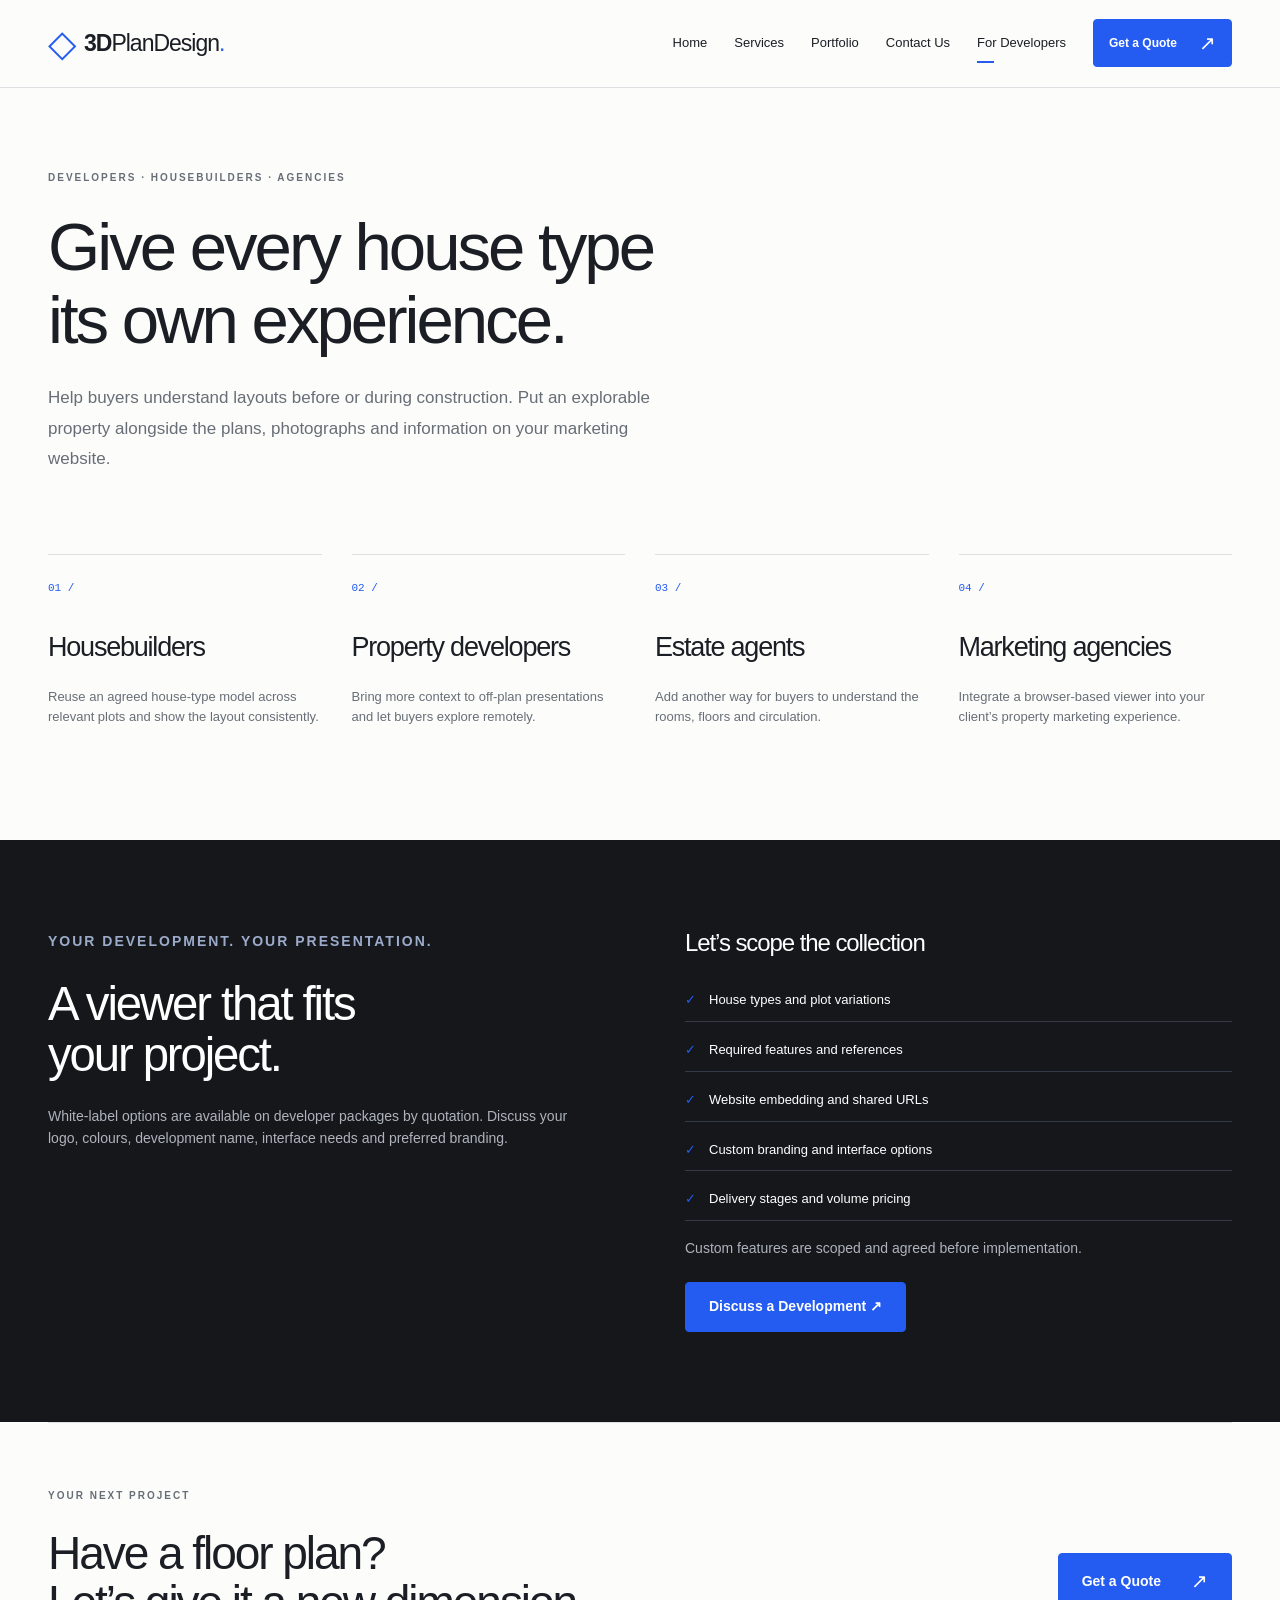
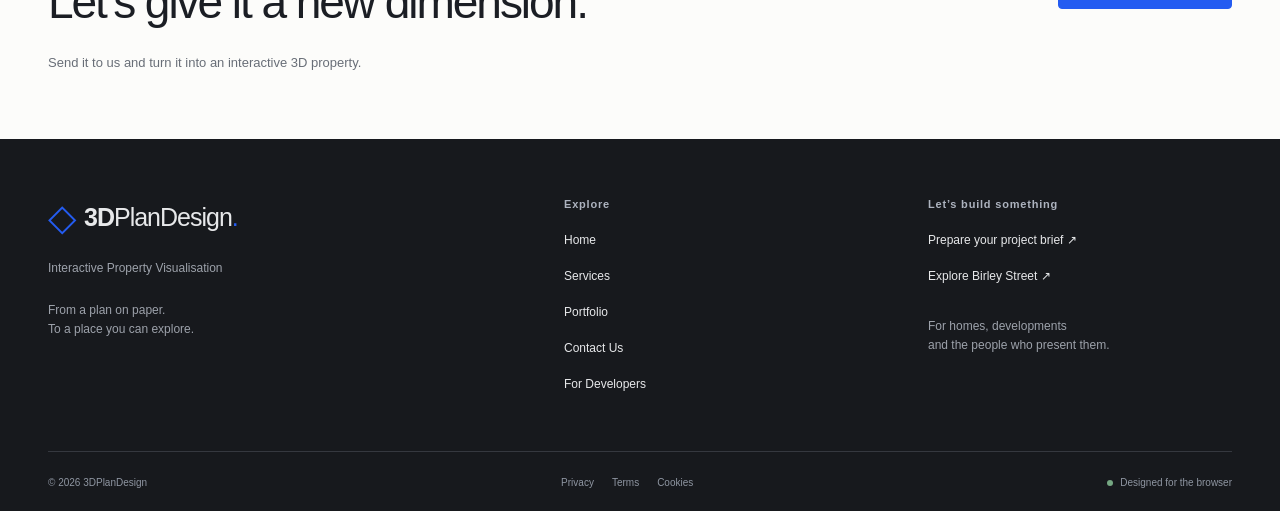
<file: 3dplandesign/developers.html>
<!doctype html>
<html lang="en-GB"><head><meta charset="utf-8"><meta name="viewport" content="width=device-width,initial-scale=1"><title>Interactive 3D Experiences for Property Developers | 3DPlanDesign</title><meta name="description" content="Browser-based property presentations for developers, housebuilders, estate agents and marketing agencies."><link rel="canonical" href="https://3dplandesign.co.uk/developers.html"><meta name="theme-color" content="#15171a"><meta property="og:type" content="website"><meta property="og:title" content="Interactive 3D Experiences for Property Developers | 3DPlanDesign"><meta property="og:description" content="Browser-based property presentations for developers, housebuilders, estate agents and marketing agencies."><meta property="og:url" content="https://3dplandesign.co.uk/developers.html"><meta property="og:image" content="https://3dplandesign.co.uk/assets/images/birley-viewer.webp"><meta name="twitter:card" content="summary_large_image"><link rel="icon" href="assets/favicon.svg" type="image/svg+xml"><link rel="stylesheet" href="css/global.css"><script type="module" src="js/main.js"></script></head>
<body><a class="skip" href="#main">Skip to content</a><header class="site-header"><div class="wrap header-inner"><a class="logo" href="index.html" aria-label="3DPlanDesign home"><span class="logo-cube" aria-hidden="true">◇</span><span><b>3D</b>PlanDesign<span class="logo-dot">.</span></span></a><button class="menu-toggle" aria-controls="site-nav" aria-expanded="false">Menu <span aria-hidden="true">☰</span></button><nav id="site-nav" aria-label="Main navigation"><a href="index.html">Home</a><a href="services.html">Services</a><a href="portfolio.html">Portfolio</a><a href="contact.html">Contact Us</a><a href="developers.html" aria-current="page">For Developers</a><a class="button small" href="contact.html">Get a Quote <span>↗</span></a></nav></div></header><main id="main"><section class="page-intro wrap"><p class="eyebrow">DEVELOPERS · HOUSEBUILDERS · AGENCIES</p><h1>Give every house type<br>its own experience.</h1><p class="intro-copy">Help buyers understand layouts before or during construction. Put an explorable property alongside the plans, photographs and information on your marketing website.</p></section><section class="section wrap compact"><div class="audience-grid"><article><span class="number">01 /</span><h2>Housebuilders</h2><p>Reuse an agreed house-type model across relevant plots and show the layout consistently.</p></article><article><span class="number">02 /</span><h2>Property developers</h2><p>Bring more context to off-plan presentations and let buyers explore remotely.</p></article><article><span class="number">03 /</span><h2>Estate agents</h2><p>Add another way for buyers to understand the rooms, floors and circulation.</p></article><article><span class="number">04 /</span><h2>Marketing agencies</h2><p>Integrate a browser-based viewer into your client’s property marketing experience.</p></article></div></section><section class="section dark"><div class="wrap split"><div><p class="eyebrow">YOUR DEVELOPMENT. YOUR PRESENTATION.</p><h2>A viewer that fits<br>your project.</h2><p>White-label options are available on developer packages by quotation. Discuss your logo, colours, development name, interface needs and preferred branding.</p></div><div><h3>Let’s scope the collection</h3><ul class="check-list"><li>House types and plot variations</li><li>Required features and references</li><li>Website embedding and shared URLs</li><li>Custom branding and interface options</li><li>Delivery stages and volume pricing</li></ul><p>Custom features are scoped and agreed before implementation.</p><a class="button" href="contact.html?service=developer">Discuss a Development ↗</a></div></div></section><section class="cta wrap"><div><p class="eyebrow">YOUR NEXT PROJECT</p><h2>Have a floor plan?<br>Let’s give it a new dimension.</h2><p>Send it to us and turn it into an interactive 3D property.</p></div><a class="button" href="contact.html">Get a Quote <span>↗</span></a></section></main>
<footer class="site-footer"><div class="wrap footer-grid"><div><a class="logo" href="index.html"><span class="logo-cube" aria-hidden="true">◇</span><span><b>3D</b>PlanDesign<span class="logo-dot">.</span></span></a><p>Interactive Property Visualisation</p><p class="muted">From a plan on paper.<br>To a place you can explore.</p></div><div><h2>Explore</h2><a href="index.html">Home</a><a href="services.html">Services</a><a href="portfolio.html">Portfolio</a><a href="contact.html">Contact Us</a><a href="developers.html" aria-current="page">For Developers</a></div><div><h2>Let’s build something</h2><a href="contact.html">Prepare your project brief ↗</a><a href="projects/birley-street/">Explore Birley Street ↗</a><p class="muted">For homes, developments<br>and the people who present them.</p></div></div><div class="wrap footer-bottom"><small>© <span data-year>2026</span> 3DPlanDesign</small><div><a href="privacy.html">Privacy</a><a href="terms.html">Terms</a><a href="cookies.html">Cookies</a></div><span class="status-dot">Designed for the browser</span></div></footer></body></html>
</file>
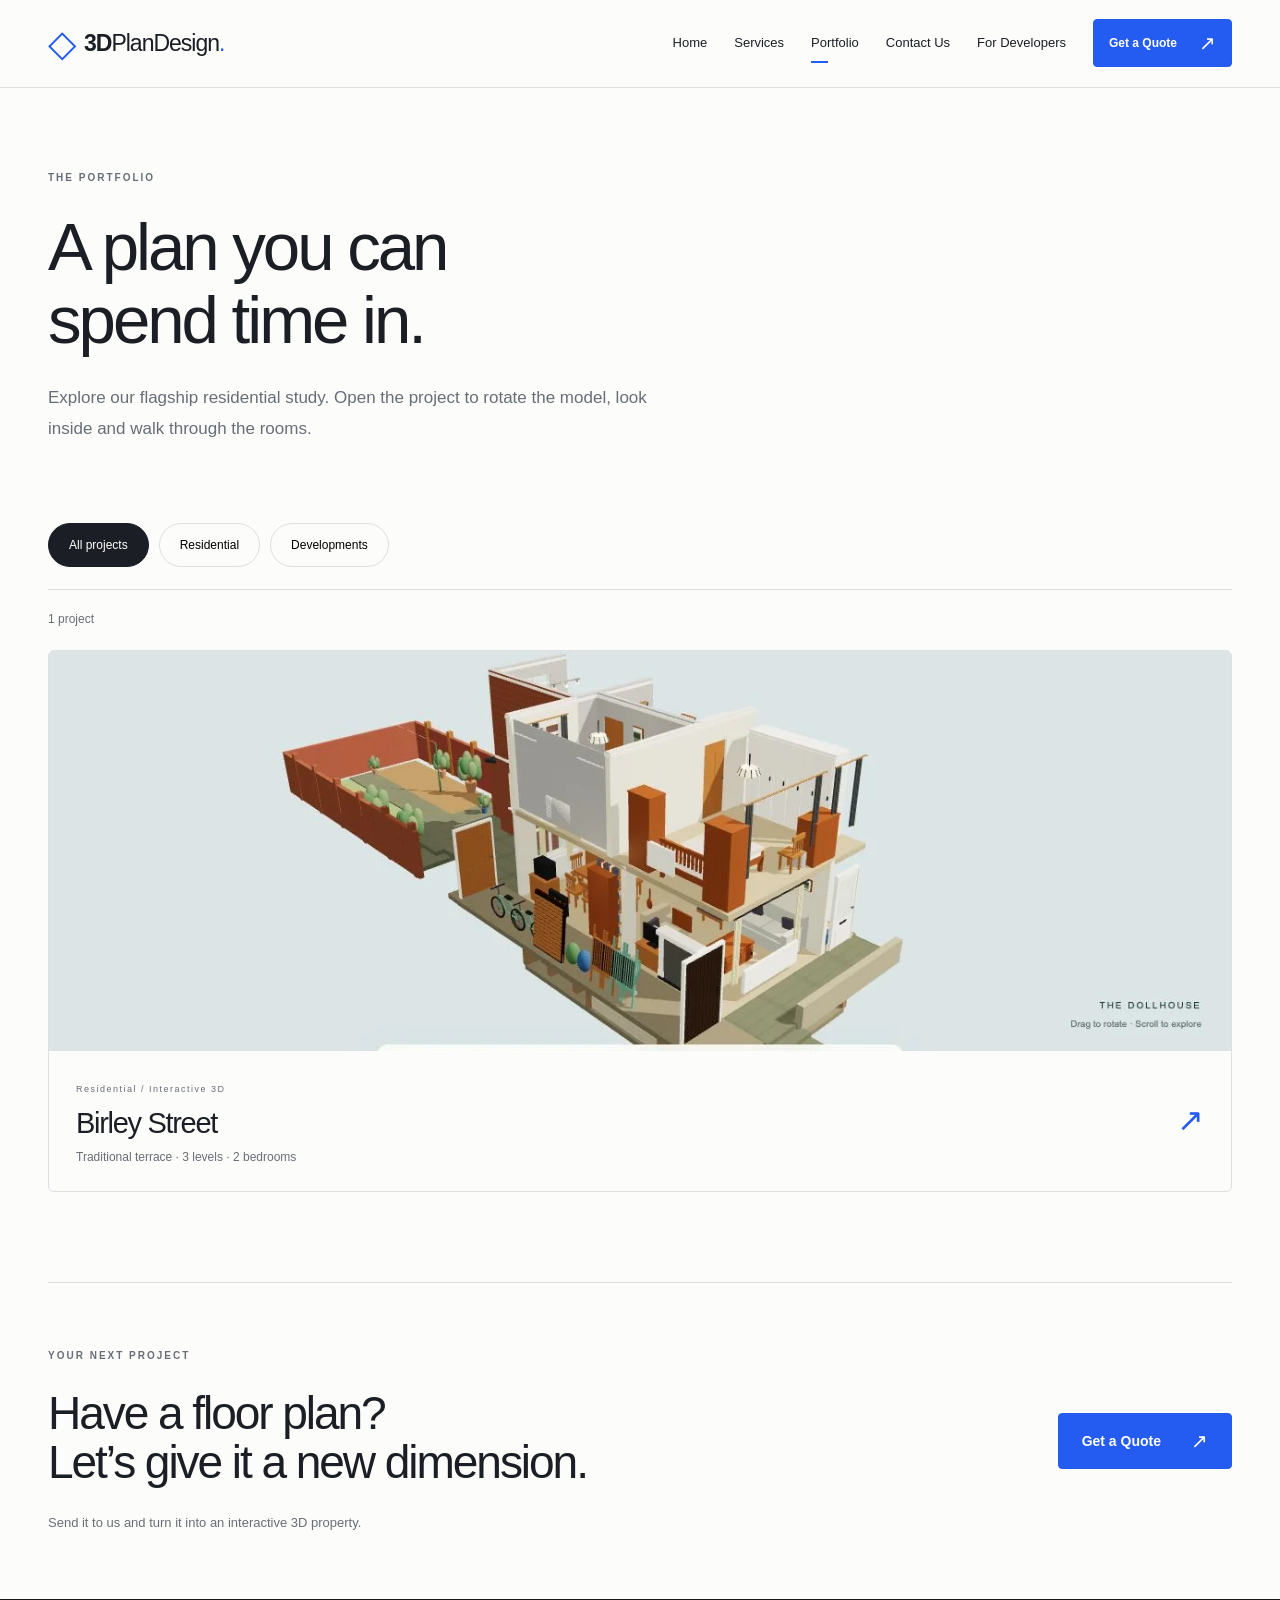
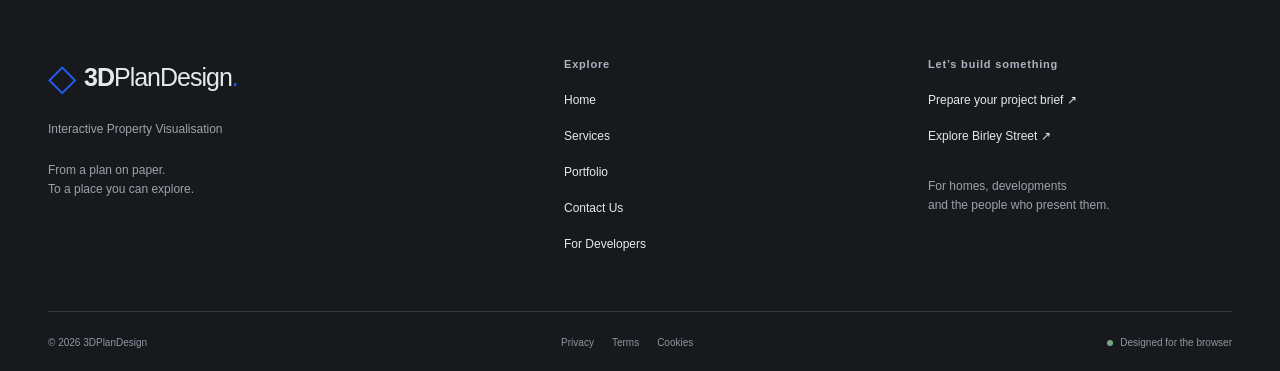
<file: 3dplandesign/portfolio.html>
<!doctype html>
<html lang="en-GB"><head><meta charset="utf-8"><meta name="viewport" content="width=device-width,initial-scale=1"><title>Interactive Property Portfolio | 3DPlanDesign</title><meta name="description" content="Explore Birley Street, our flagship interactive 3D property reconstruction, and see the browser-based viewer in action."><link rel="canonical" href="https://3dplandesign.co.uk/portfolio.html"><meta name="theme-color" content="#15171a"><meta property="og:type" content="website"><meta property="og:title" content="Interactive Property Portfolio | 3DPlanDesign"><meta property="og:description" content="Explore Birley Street, our flagship interactive 3D property reconstruction, and see the browser-based viewer in action."><meta property="og:url" content="https://3dplandesign.co.uk/portfolio.html"><meta property="og:image" content="https://3dplandesign.co.uk/assets/images/birley-viewer.webp"><meta name="twitter:card" content="summary_large_image"><link rel="icon" href="assets/favicon.svg" type="image/svg+xml"><link rel="stylesheet" href="css/global.css"><script type="module" src="js/main.js"></script></head>
<body><a class="skip" href="#main">Skip to content</a><header class="site-header"><div class="wrap header-inner"><a class="logo" href="index.html" aria-label="3DPlanDesign home"><span class="logo-cube" aria-hidden="true">◇</span><span><b>3D</b>PlanDesign<span class="logo-dot">.</span></span></a><button class="menu-toggle" aria-controls="site-nav" aria-expanded="false">Menu <span aria-hidden="true">☰</span></button><nav id="site-nav" aria-label="Main navigation"><a href="index.html">Home</a><a href="services.html">Services</a><a href="portfolio.html" aria-current="page">Portfolio</a><a href="contact.html">Contact Us</a><a href="developers.html">For Developers</a><a class="button small" href="contact.html">Get a Quote <span>↗</span></a></nav></div></header><main id="main"><section class="page-intro wrap"><p class="eyebrow">THE PORTFOLIO</p><h1>A plan you can<br>spend time in.</h1><p class="intro-copy">Explore our flagship residential study. Open the project to rotate the model, look inside and walk through the rooms.</p></section><section class="wrap section compact"><div class="filters" role="group" aria-label="Filter projects"><button class="filter active" data-filter="all" aria-pressed="true">All projects</button><button class="filter" data-filter="residential" aria-pressed="false">Residential</button><button class="filter" data-filter="development" aria-pressed="false">Developments</button></div><p class="result-count" role="status">1 project</p><div data-projects><article class="project-card"><a href="projects/birley-street/"><img src="assets/images/birley-viewer.webp" width="1280" height="720" loading="lazy" alt="Birley Street 3D dollhouse preview"><div class="project-card-caption"><div><small>RESIDENTIAL / INTERACTIVE 3D</small><h3>Birley Street</h3><p>Traditional terrace · 3 levels · 2 bedrooms</p></div><span aria-hidden="true">↗</span></div></a></article></div><p class="empty-state" hidden>No development projects to show yet. <a href="developers.html">Discuss your development ↗</a></p><noscript><p>The featured project is available above. Enable JavaScript to filter the portfolio.</p></noscript></section><section class="cta wrap"><div><p class="eyebrow">YOUR NEXT PROJECT</p><h2>Have a floor plan?<br>Let’s give it a new dimension.</h2><p>Send it to us and turn it into an interactive 3D property.</p></div><a class="button" href="contact.html">Get a Quote <span>↗</span></a></section></main>
<footer class="site-footer"><div class="wrap footer-grid"><div><a class="logo" href="index.html"><span class="logo-cube" aria-hidden="true">◇</span><span><b>3D</b>PlanDesign<span class="logo-dot">.</span></span></a><p>Interactive Property Visualisation</p><p class="muted">From a plan on paper.<br>To a place you can explore.</p></div><div><h2>Explore</h2><a href="index.html">Home</a><a href="services.html">Services</a><a href="portfolio.html" aria-current="page">Portfolio</a><a href="contact.html">Contact Us</a><a href="developers.html">For Developers</a></div><div><h2>Let’s build something</h2><a href="contact.html">Prepare your project brief ↗</a><a href="projects/birley-street/">Explore Birley Street ↗</a><p class="muted">For homes, developments<br>and the people who present them.</p></div></div><div class="wrap footer-bottom"><small>© <span data-year>2026</span> 3DPlanDesign</small><div><a href="privacy.html">Privacy</a><a href="terms.html">Terms</a><a href="cookies.html">Cookies</a></div><span class="status-dot">Designed for the browser</span></div></footer></body></html>
</file>
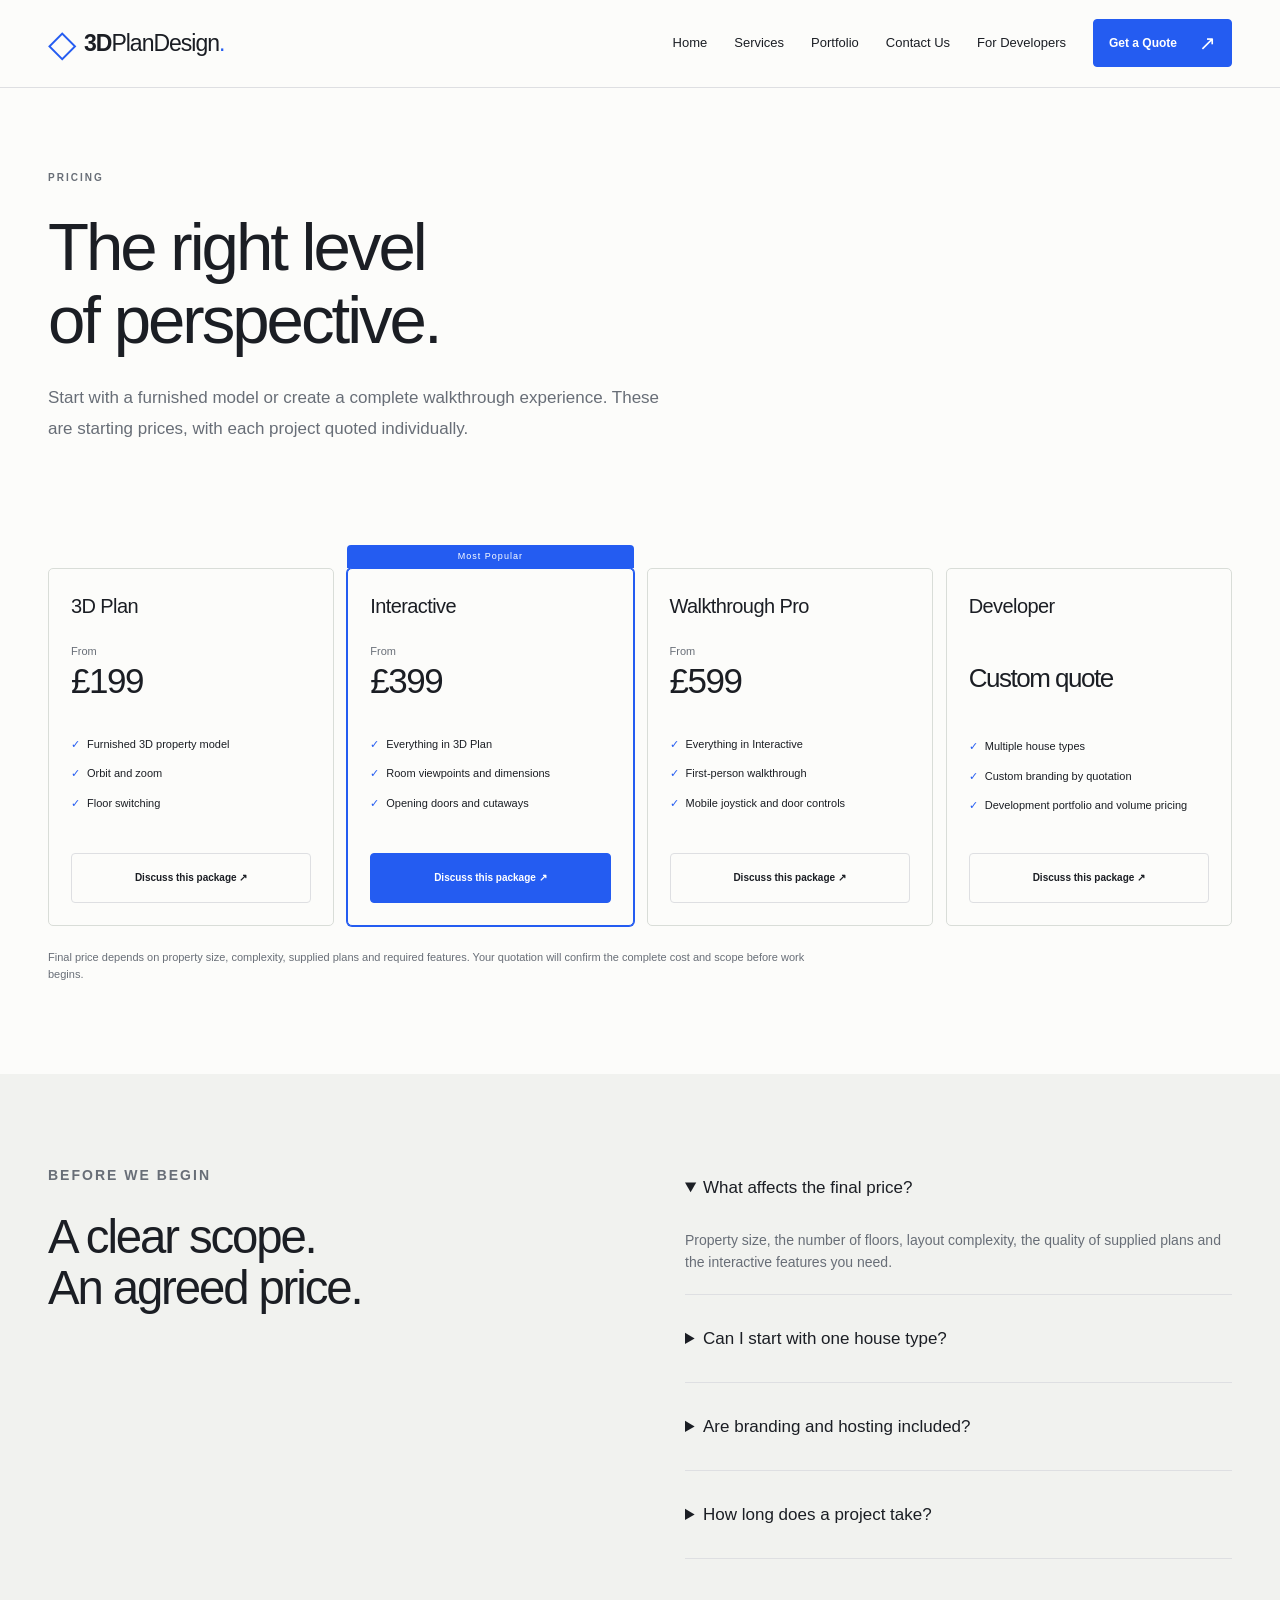
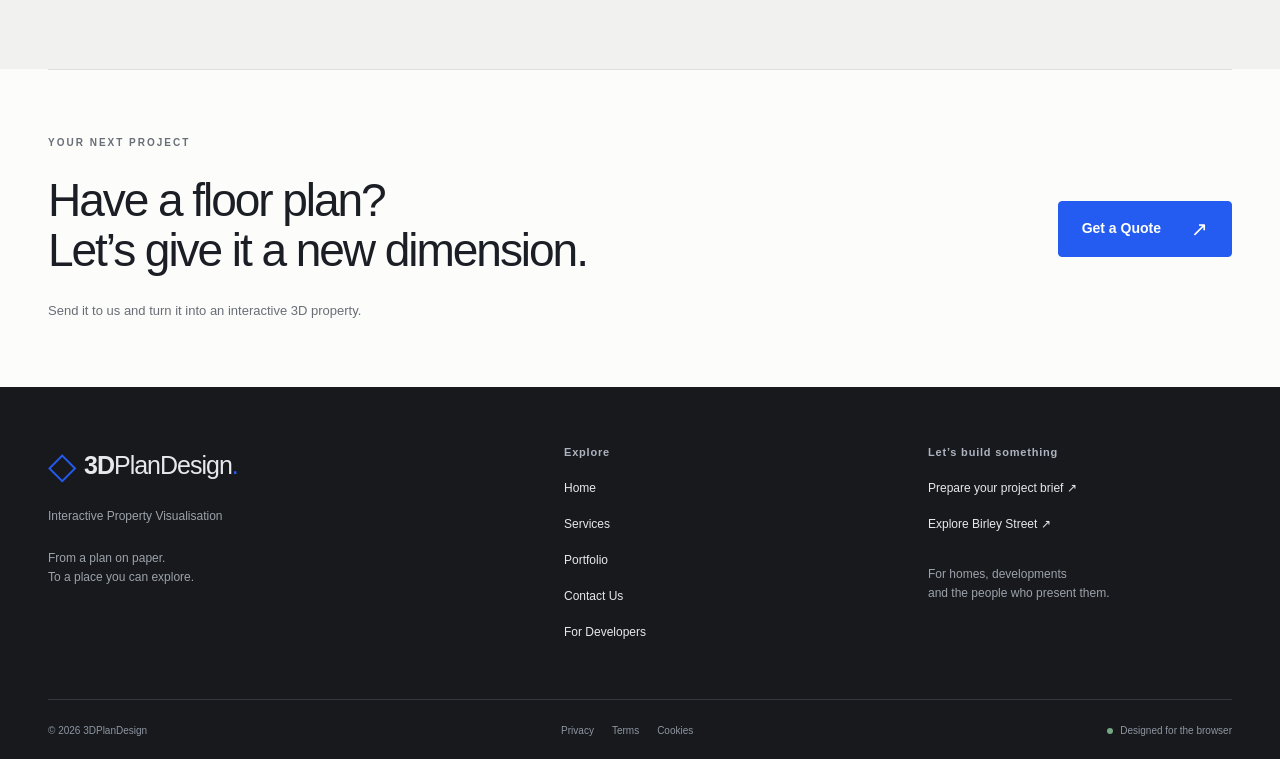
<file: 3dplandesign/pricing.html>
<!doctype html>
<html lang="en-GB"><head><meta charset="utf-8"><meta name="viewport" content="width=device-width,initial-scale=1"><title>3D Floor Plan & Walkthrough Pricing | 3DPlanDesign</title><meta name="description" content="3D floor plans from £199, interactive viewers from £399 and walkthroughs from £599. Custom quotations for developers."><link rel="canonical" href="https://3dplandesign.co.uk/pricing.html"><meta name="theme-color" content="#15171a"><meta property="og:type" content="website"><meta property="og:title" content="3D Floor Plan & Walkthrough Pricing | 3DPlanDesign"><meta property="og:description" content="3D floor plans from £199, interactive viewers from £399 and walkthroughs from £599. Custom quotations for developers."><meta property="og:url" content="https://3dplandesign.co.uk/pricing.html"><meta property="og:image" content="https://3dplandesign.co.uk/assets/images/birley-viewer.webp"><meta name="twitter:card" content="summary_large_image"><link rel="icon" href="assets/favicon.svg" type="image/svg+xml"><link rel="stylesheet" href="css/global.css"><script type="module" src="js/main.js"></script></head>
<body><a class="skip" href="#main">Skip to content</a><header class="site-header"><div class="wrap header-inner"><a class="logo" href="index.html" aria-label="3DPlanDesign home"><span class="logo-cube" aria-hidden="true">◇</span><span><b>3D</b>PlanDesign<span class="logo-dot">.</span></span></a><button class="menu-toggle" aria-controls="site-nav" aria-expanded="false">Menu <span aria-hidden="true">☰</span></button><nav id="site-nav" aria-label="Main navigation"><a href="index.html">Home</a><a href="services.html">Services</a><a href="portfolio.html">Portfolio</a><a href="contact.html">Contact Us</a><a href="developers.html">For Developers</a><a class="button small" href="contact.html">Get a Quote <span>↗</span></a></nav></div></header><main id="main"><section class="page-intro wrap"><p class="eyebrow">PRICING</p><h1>The right level<br>of perspective.</h1><p class="intro-copy">Start with a furnished model or create a complete walkthrough experience. These are starting prices, with each project quoted individually.</p></section><section class="wrap section compact"><div class="pricing-grid"><article class="price-card "><h3>3D Plan</h3><p class="price"><small>From</small> £199</p><ul><li>Furnished 3D property model</li><li>Orbit and zoom</li><li>Floor switching</li></ul><a class="button secondary" href="contact.html?service=plan">Discuss this package ↗</a></article><article class="price-card featured"><span class="popular">Most Popular</span><h3>Interactive</h3><p class="price"><small>From</small> £399</p><ul><li>Everything in 3D Plan</li><li>Room viewpoints and dimensions</li><li>Opening doors and cutaways</li></ul><a class="button " href="contact.html?service=interactive">Discuss this package ↗</a></article><article class="price-card "><h3>Walkthrough Pro</h3><p class="price"><small>From</small> £599</p><ul><li>Everything in Interactive</li><li>First-person walkthrough</li><li>Mobile joystick and door controls</li></ul><a class="button secondary" href="contact.html?service=walkthrough">Discuss this package ↗</a></article><article class="price-card "><h3>Developer</h3><p class="price"><span>Custom quote</span></p><ul><li>Multiple house types</li><li>Custom branding by quotation</li><li>Development portfolio and volume pricing</li></ul><a class="button secondary" href="contact.html?service=developer">Discuss this package ↗</a></article></div><p class="price-note">Final price depends on property size, complexity, supplied plans and required features. Your quotation will confirm the complete cost and scope before work begins.</p></section><section class="section soft"><div class="wrap split"><div><p class="eyebrow">BEFORE WE BEGIN</p><h2>A clear scope.<br>An agreed price.</h2></div><div class="faq"><details open><summary>What affects the final price?</summary><p>Property size, the number of floors, layout complexity, the quality of supplied plans and the interactive features you need.</p></details><details><summary>Can I start with one house type?</summary><p>Yes. Discuss a single model first, then agree the scope and price for additional house types.</p></details><details><summary>Are branding and hosting included?</summary><p>Branding, embedding, hosting arrangements, revisions and any ongoing charges are confirmed in your individual quotation.</p></details><details><summary>How long does a project take?</summary><p>Timing depends on the supplied references and scope. Include your preferred deadline in your brief so we can agree a realistic schedule.</p></details></div></div></section><section class="cta wrap"><div><p class="eyebrow">YOUR NEXT PROJECT</p><h2>Have a floor plan?<br>Let’s give it a new dimension.</h2><p>Send it to us and turn it into an interactive 3D property.</p></div><a class="button" href="contact.html">Get a Quote <span>↗</span></a></section></main>
<footer class="site-footer"><div class="wrap footer-grid"><div><a class="logo" href="index.html"><span class="logo-cube" aria-hidden="true">◇</span><span><b>3D</b>PlanDesign<span class="logo-dot">.</span></span></a><p>Interactive Property Visualisation</p><p class="muted">From a plan on paper.<br>To a place you can explore.</p></div><div><h2>Explore</h2><a href="index.html">Home</a><a href="services.html">Services</a><a href="portfolio.html">Portfolio</a><a href="contact.html">Contact Us</a><a href="developers.html">For Developers</a></div><div><h2>Let’s build something</h2><a href="contact.html">Prepare your project brief ↗</a><a href="projects/birley-street/">Explore Birley Street ↗</a><p class="muted">For homes, developments<br>and the people who present them.</p></div></div><div class="wrap footer-bottom"><small>© <span data-year>2026</span> 3DPlanDesign</small><div><a href="privacy.html">Privacy</a><a href="terms.html">Terms</a><a href="cookies.html">Cookies</a></div><span class="status-dot">Designed for the browser</span></div></footer></body></html>
</file>
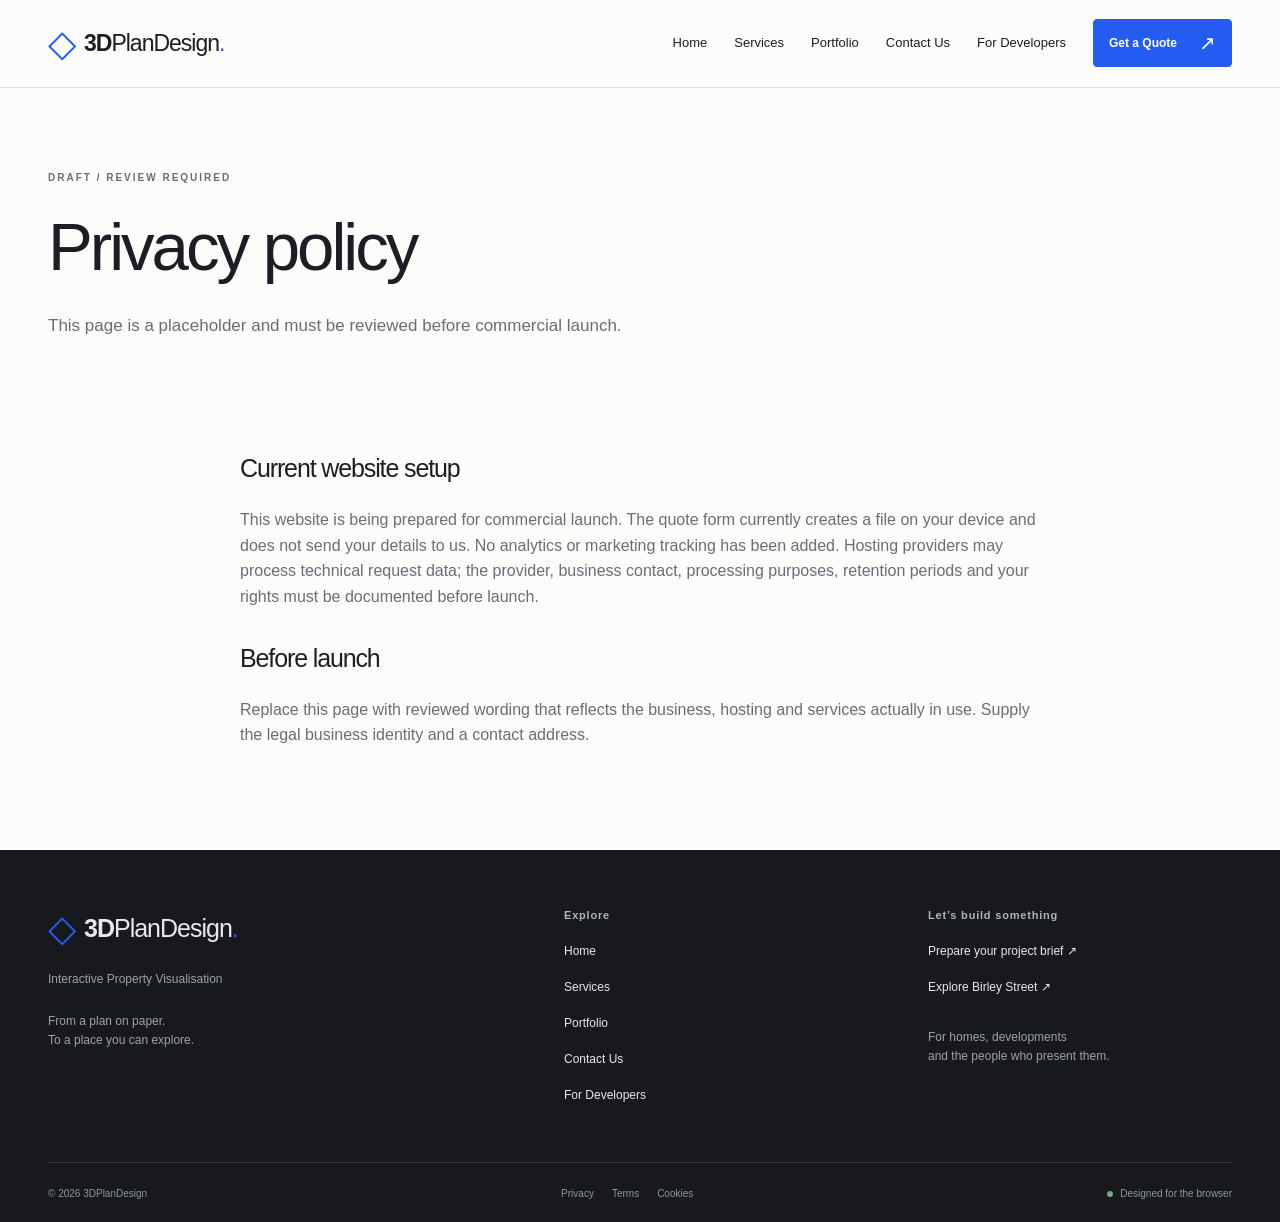
<file: 3dplandesign/privacy.html>
<!doctype html>
<html lang="en-GB"><head><meta charset="utf-8"><meta name="viewport" content="width=device-width,initial-scale=1"><title>Privacy policy | 3DPlanDesign</title><meta name="description" content="Privacy policy information for 3DPlanDesign."><link rel="canonical" href="https://3dplandesign.co.uk/privacy.html"><meta name="theme-color" content="#15171a"><meta property="og:type" content="website"><meta property="og:title" content="Privacy policy | 3DPlanDesign"><meta property="og:description" content="Privacy policy information for 3DPlanDesign."><meta property="og:url" content="https://3dplandesign.co.uk/privacy.html"><meta property="og:image" content="https://3dplandesign.co.uk/assets/images/birley-viewer.webp"><meta name="twitter:card" content="summary_large_image"><link rel="icon" href="assets/favicon.svg" type="image/svg+xml"><link rel="stylesheet" href="css/global.css"><script type="module" src="js/main.js"></script></head>
<body><a class="skip" href="#main">Skip to content</a><header class="site-header"><div class="wrap header-inner"><a class="logo" href="index.html" aria-label="3DPlanDesign home"><span class="logo-cube" aria-hidden="true">◇</span><span><b>3D</b>PlanDesign<span class="logo-dot">.</span></span></a><button class="menu-toggle" aria-controls="site-nav" aria-expanded="false">Menu <span aria-hidden="true">☰</span></button><nav id="site-nav" aria-label="Main navigation"><a href="index.html">Home</a><a href="services.html">Services</a><a href="portfolio.html">Portfolio</a><a href="contact.html">Contact Us</a><a href="developers.html">For Developers</a><a class="button small" href="contact.html">Get a Quote <span>↗</span></a></nav></div></header><main id="main"><section class="page-intro wrap"><p class="eyebrow">DRAFT / REVIEW REQUIRED</p><h1>Privacy policy</h1><p class="intro-copy">This page is a placeholder and must be reviewed before commercial launch.</p></section><section class="wrap legal-copy"><h2>Current website setup</h2><p>This website is being prepared for commercial launch. The quote form currently creates a file on your device and does not send your details to us. No analytics or marketing tracking has been added. Hosting providers may process technical request data; the provider, business contact, processing purposes, retention periods and your rights must be documented before launch.</p><h2>Before launch</h2><p>Replace this page with reviewed wording that reflects the business, hosting and services actually in use. Supply the legal business identity and a contact address.</p></section></main>
<footer class="site-footer"><div class="wrap footer-grid"><div><a class="logo" href="index.html"><span class="logo-cube" aria-hidden="true">◇</span><span><b>3D</b>PlanDesign<span class="logo-dot">.</span></span></a><p>Interactive Property Visualisation</p><p class="muted">From a plan on paper.<br>To a place you can explore.</p></div><div><h2>Explore</h2><a href="index.html">Home</a><a href="services.html">Services</a><a href="portfolio.html">Portfolio</a><a href="contact.html">Contact Us</a><a href="developers.html">For Developers</a></div><div><h2>Let’s build something</h2><a href="contact.html">Prepare your project brief ↗</a><a href="projects/birley-street/">Explore Birley Street ↗</a><p class="muted">For homes, developments<br>and the people who present them.</p></div></div><div class="wrap footer-bottom"><small>© <span data-year>2026</span> 3DPlanDesign</small><div><a href="privacy.html">Privacy</a><a href="terms.html">Terms</a><a href="cookies.html">Cookies</a></div><span class="status-dot">Designed for the browser</span></div></footer></body></html>
</file>
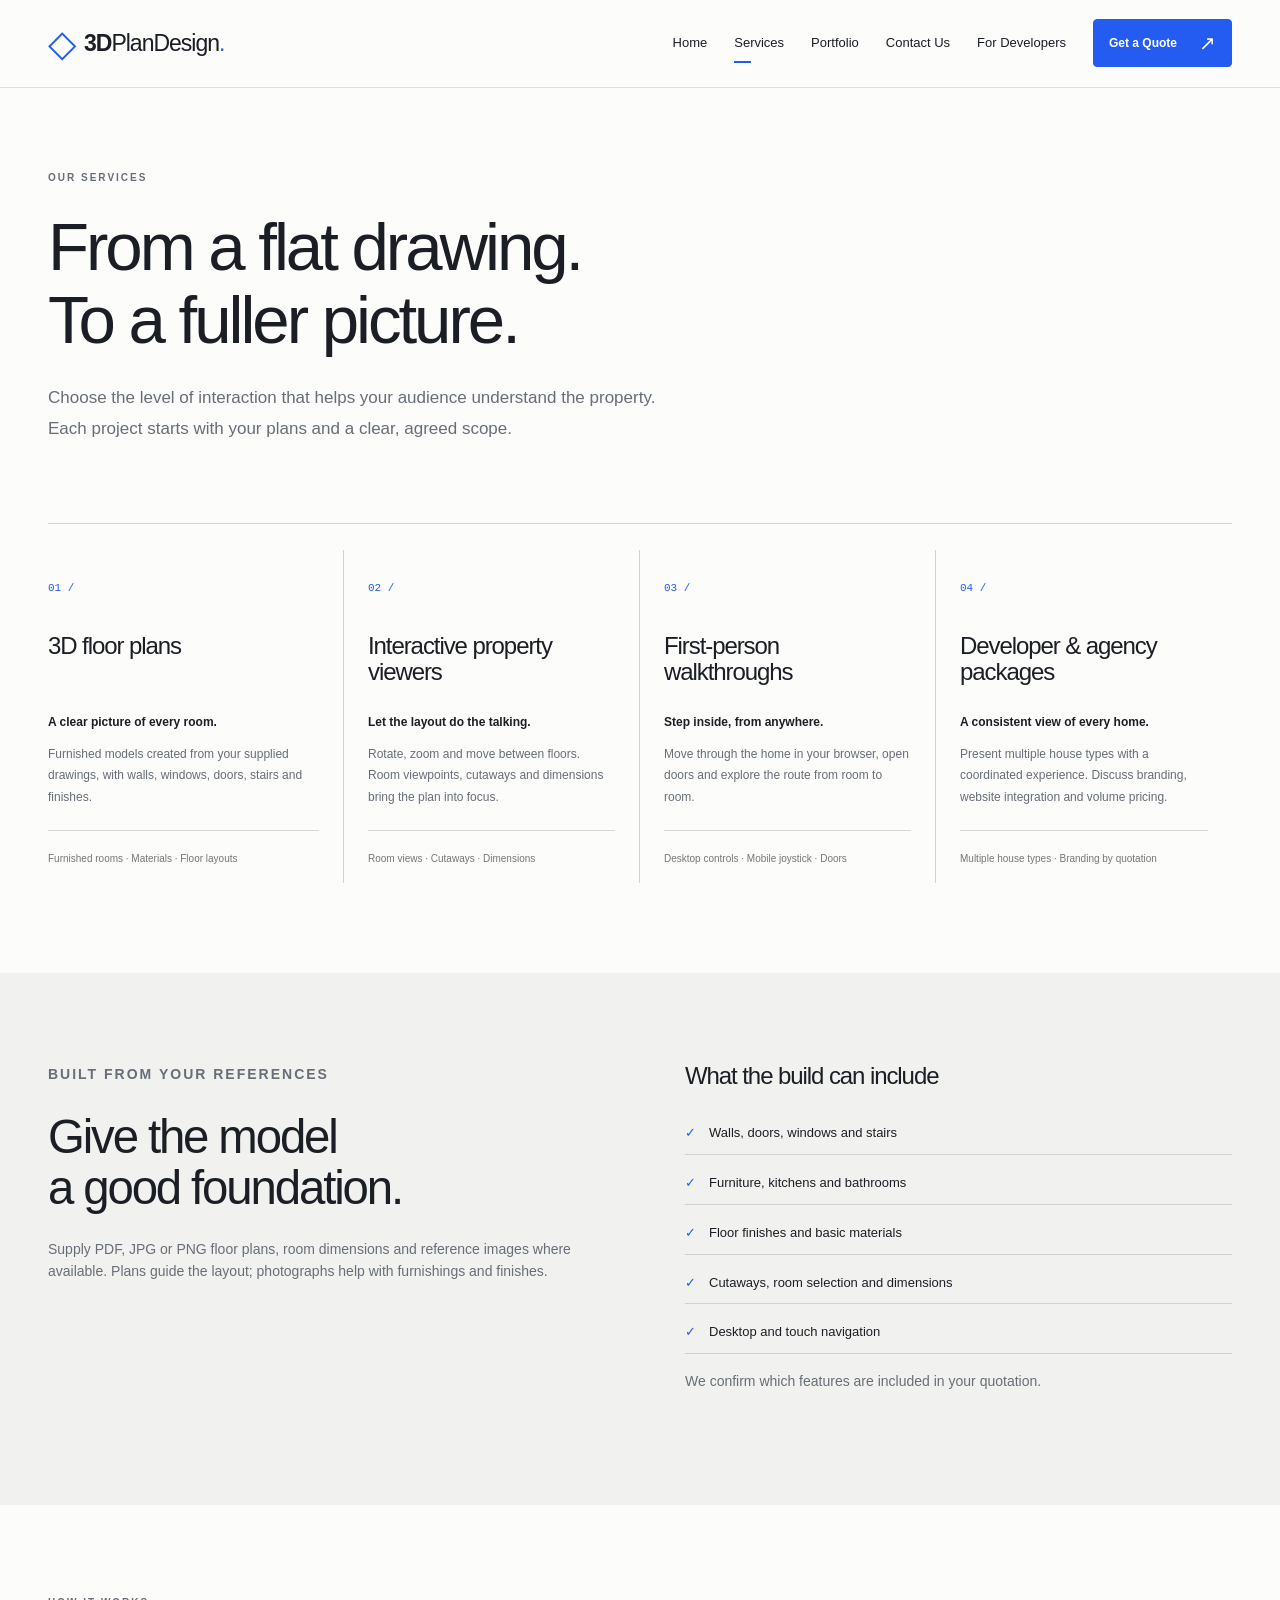
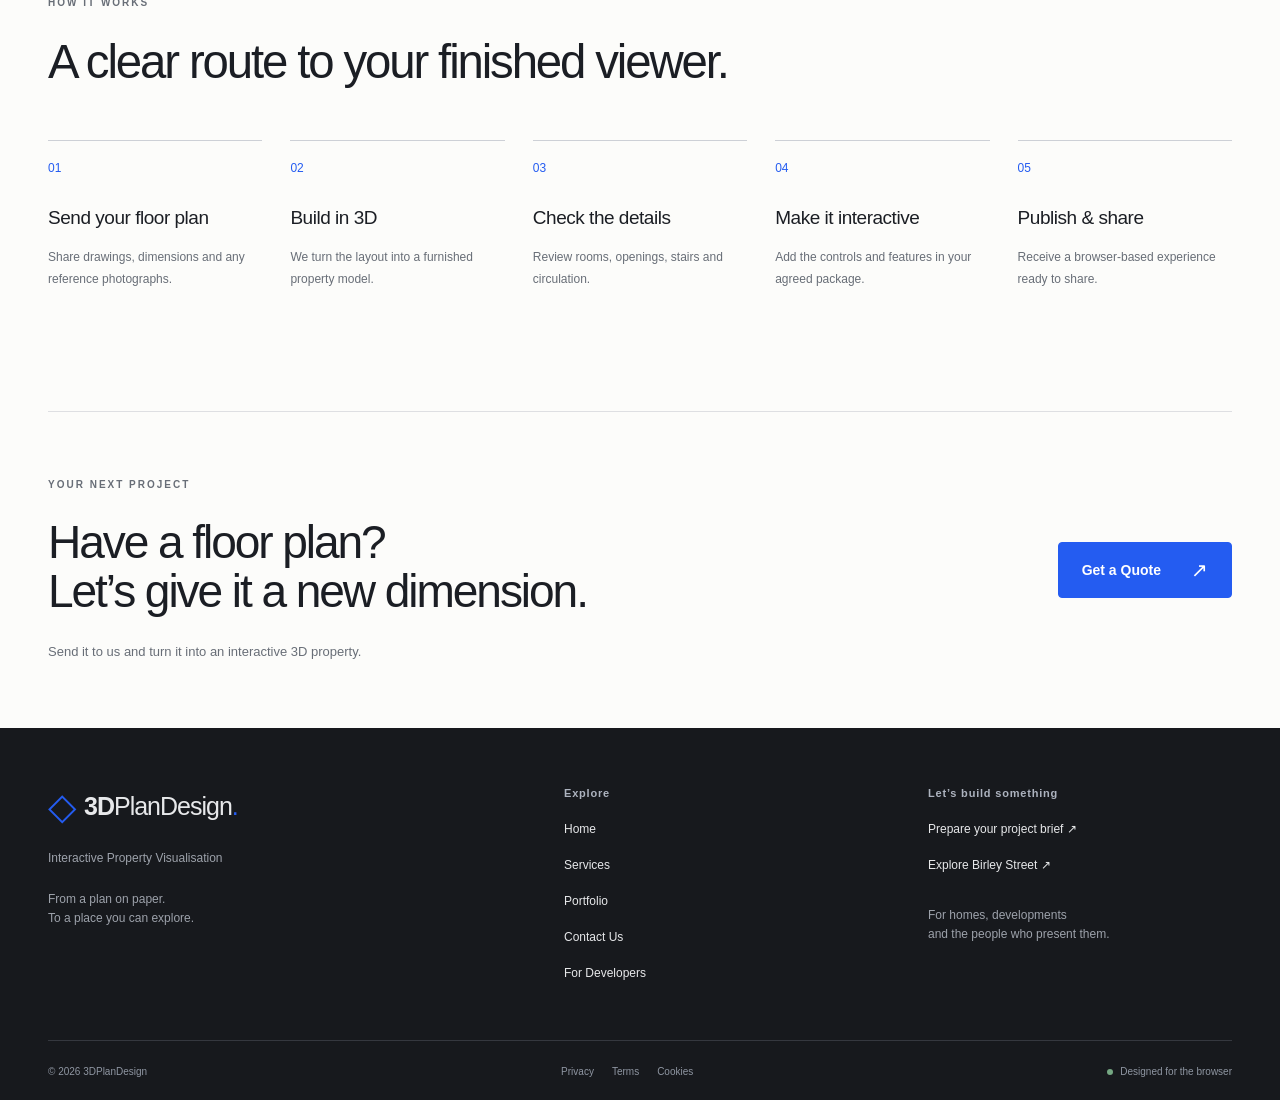
<file: 3dplandesign/services.html>
<!doctype html>
<html lang="en-GB"><head><meta charset="utf-8"><meta name="viewport" content="width=device-width,initial-scale=1"><title>3D Floor Plans & Interactive Viewer Services | 3DPlanDesign</title><meta name="description" content="Explore furnished 3D floor plans, interactive property viewers, first-person walkthroughs and developer packages."><link rel="canonical" href="https://3dplandesign.co.uk/services.html"><meta name="theme-color" content="#15171a"><meta property="og:type" content="website"><meta property="og:title" content="3D Floor Plans & Interactive Viewer Services | 3DPlanDesign"><meta property="og:description" content="Explore furnished 3D floor plans, interactive property viewers, first-person walkthroughs and developer packages."><meta property="og:url" content="https://3dplandesign.co.uk/services.html"><meta property="og:image" content="https://3dplandesign.co.uk/assets/images/birley-viewer.webp"><meta name="twitter:card" content="summary_large_image"><link rel="icon" href="assets/favicon.svg" type="image/svg+xml"><link rel="stylesheet" href="css/global.css"><script type="module" src="js/main.js"></script></head>
<body><a class="skip" href="#main">Skip to content</a><header class="site-header"><div class="wrap header-inner"><a class="logo" href="index.html" aria-label="3DPlanDesign home"><span class="logo-cube" aria-hidden="true">◇</span><span><b>3D</b>PlanDesign<span class="logo-dot">.</span></span></a><button class="menu-toggle" aria-controls="site-nav" aria-expanded="false">Menu <span aria-hidden="true">☰</span></button><nav id="site-nav" aria-label="Main navigation"><a href="index.html">Home</a><a href="services.html" aria-current="page">Services</a><a href="portfolio.html">Portfolio</a><a href="contact.html">Contact Us</a><a href="developers.html">For Developers</a><a class="button small" href="contact.html">Get a Quote <span>↗</span></a></nav></div></header><main id="main"><section class="page-intro wrap"><p class="eyebrow">OUR SERVICES</p><h1>From a flat drawing.<br>To a fuller picture.</h1><p class="intro-copy">Choose the level of interaction that helps your audience understand the property. Each project starts with your plans and a clear, agreed scope.</p></section><section class="wrap section compact"><div class="service-grid"><article class="service-card"><span class="number">01 /</span><h3>3D floor plans</h3><p class="card-tagline">A clear picture of every room.</p><p>Furnished models created from your supplied drawings, with walls, windows, doors, stairs and finishes.</p><small>Furnished rooms · Materials · Floor layouts</small></article><article class="service-card"><span class="number">02 /</span><h3>Interactive property viewers</h3><p class="card-tagline">Let the layout do the talking.</p><p>Rotate, zoom and move between floors. Room viewpoints, cutaways and dimensions bring the plan into focus.</p><small>Room views · Cutaways · Dimensions</small></article><article class="service-card"><span class="number">03 /</span><h3>First-person walkthroughs</h3><p class="card-tagline">Step inside, from anywhere.</p><p>Move through the home in your browser, open doors and explore the route from room to room.</p><small>Desktop controls · Mobile joystick · Doors</small></article><article class="service-card"><span class="number">04 /</span><h3>Developer & agency packages</h3><p class="card-tagline">A consistent view of every home.</p><p>Present multiple house types with a coordinated experience. Discuss branding, website integration and volume pricing.</p><small>Multiple house types · Branding by quotation</small></article></div></section><section class="section soft"><div class="wrap split"><div><p class="eyebrow">BUILT FROM YOUR REFERENCES</p><h2>Give the model<br>a good foundation.</h2><p>Supply PDF, JPG or PNG floor plans, room dimensions and reference images where available. Plans guide the layout; photographs help with furnishings and finishes.</p></div><div><h3>What the build can include</h3><ul class="check-list"><li>Walls, doors, windows and stairs</li><li>Furniture, kitchens and bathrooms</li><li>Floor finishes and basic materials</li><li>Cutaways, room selection and dimensions</li><li>Desktop and touch navigation</li></ul><p>We confirm which features are included in your quotation.</p></div></div></section><section class="section wrap"><p class="eyebrow">HOW IT WORKS</p><h2>A clear route to your finished viewer.</h2><ol class="process"><li><span>01</span><h3>Send your floor plan</h3><p>Share drawings, dimensions and any reference photographs.</p></li><li><span>02</span><h3>Build in 3D</h3><p>We turn the layout into a furnished property model.</p></li><li><span>03</span><h3>Check the details</h3><p>Review rooms, openings, stairs and circulation.</p></li><li><span>04</span><h3>Make it interactive</h3><p>Add the controls and features in your agreed package.</p></li><li><span>05</span><h3>Publish & share</h3><p>Receive a browser-based experience ready to share.</p></li></ol></section><section class="cta wrap"><div><p class="eyebrow">YOUR NEXT PROJECT</p><h2>Have a floor plan?<br>Let’s give it a new dimension.</h2><p>Send it to us and turn it into an interactive 3D property.</p></div><a class="button" href="contact.html">Get a Quote <span>↗</span></a></section></main>
<footer class="site-footer"><div class="wrap footer-grid"><div><a class="logo" href="index.html"><span class="logo-cube" aria-hidden="true">◇</span><span><b>3D</b>PlanDesign<span class="logo-dot">.</span></span></a><p>Interactive Property Visualisation</p><p class="muted">From a plan on paper.<br>To a place you can explore.</p></div><div><h2>Explore</h2><a href="index.html">Home</a><a href="services.html" aria-current="page">Services</a><a href="portfolio.html">Portfolio</a><a href="contact.html">Contact Us</a><a href="developers.html">For Developers</a></div><div><h2>Let’s build something</h2><a href="contact.html">Prepare your project brief ↗</a><a href="projects/birley-street/">Explore Birley Street ↗</a><p class="muted">For homes, developments<br>and the people who present them.</p></div></div><div class="wrap footer-bottom"><small>© <span data-year>2026</span> 3DPlanDesign</small><div><a href="privacy.html">Privacy</a><a href="terms.html">Terms</a><a href="cookies.html">Cookies</a></div><span class="status-dot">Designed for the browser</span></div></footer></body></html>
</file>
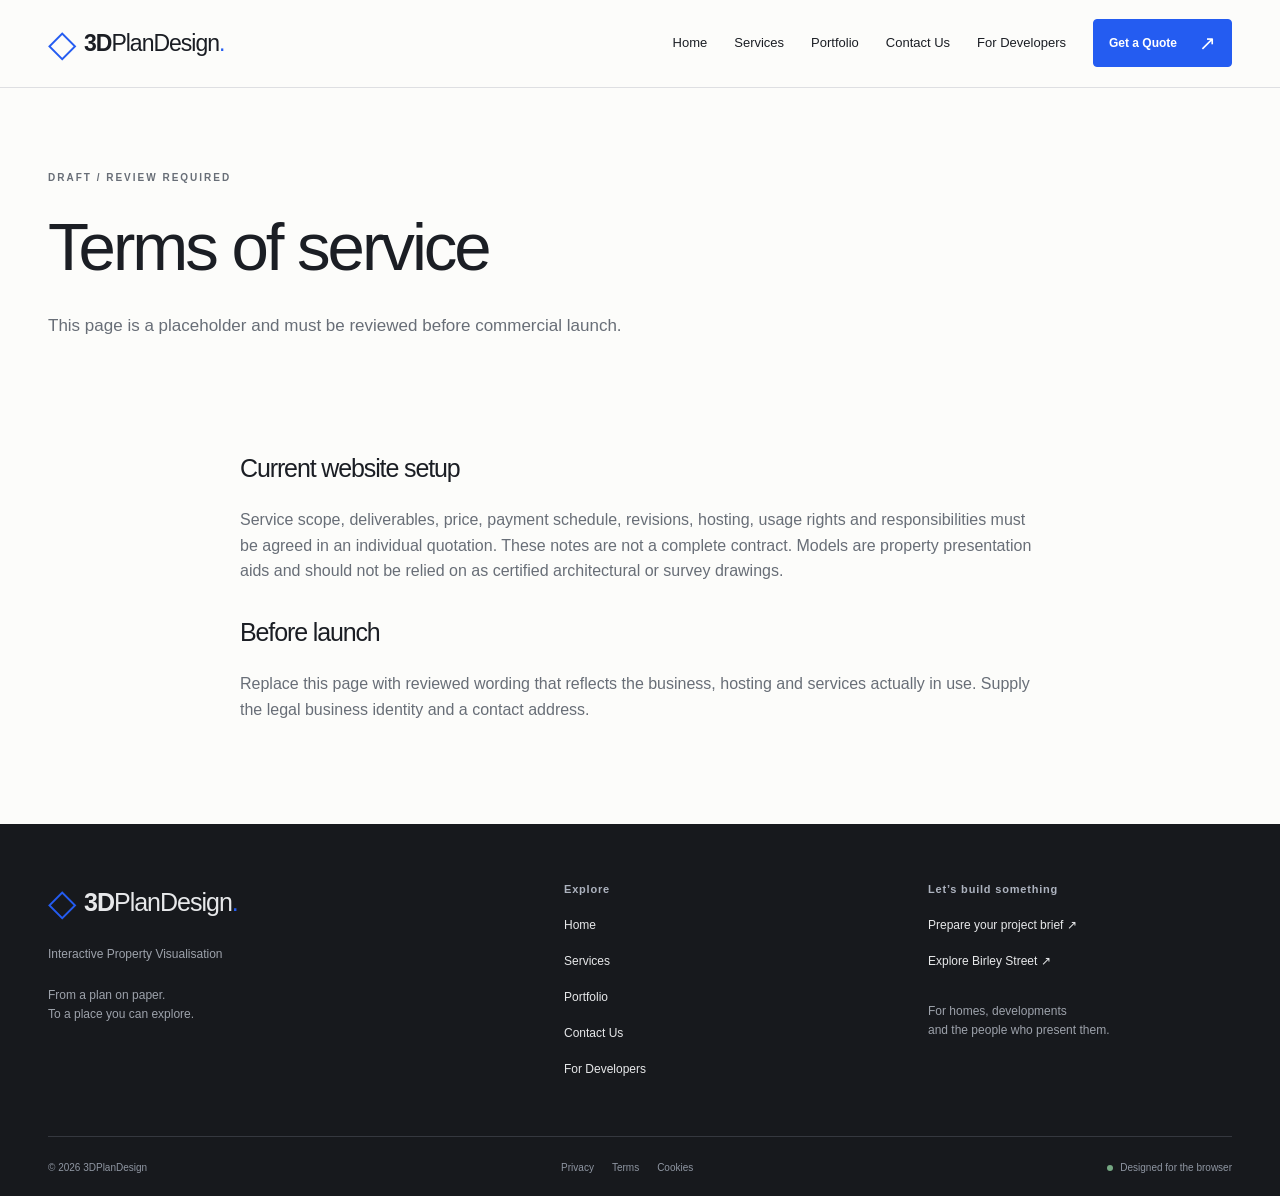
<file: 3dplandesign/terms.html>
<!doctype html>
<html lang="en-GB"><head><meta charset="utf-8"><meta name="viewport" content="width=device-width,initial-scale=1"><title>Terms of service | 3DPlanDesign</title><meta name="description" content="Terms of service information for 3DPlanDesign."><link rel="canonical" href="https://3dplandesign.co.uk/terms.html"><meta name="theme-color" content="#15171a"><meta property="og:type" content="website"><meta property="og:title" content="Terms of service | 3DPlanDesign"><meta property="og:description" content="Terms of service information for 3DPlanDesign."><meta property="og:url" content="https://3dplandesign.co.uk/terms.html"><meta property="og:image" content="https://3dplandesign.co.uk/assets/images/birley-viewer.webp"><meta name="twitter:card" content="summary_large_image"><link rel="icon" href="assets/favicon.svg" type="image/svg+xml"><link rel="stylesheet" href="css/global.css"><script type="module" src="js/main.js"></script></head>
<body><a class="skip" href="#main">Skip to content</a><header class="site-header"><div class="wrap header-inner"><a class="logo" href="index.html" aria-label="3DPlanDesign home"><span class="logo-cube" aria-hidden="true">◇</span><span><b>3D</b>PlanDesign<span class="logo-dot">.</span></span></a><button class="menu-toggle" aria-controls="site-nav" aria-expanded="false">Menu <span aria-hidden="true">☰</span></button><nav id="site-nav" aria-label="Main navigation"><a href="index.html">Home</a><a href="services.html">Services</a><a href="portfolio.html">Portfolio</a><a href="contact.html">Contact Us</a><a href="developers.html">For Developers</a><a class="button small" href="contact.html">Get a Quote <span>↗</span></a></nav></div></header><main id="main"><section class="page-intro wrap"><p class="eyebrow">DRAFT / REVIEW REQUIRED</p><h1>Terms of service</h1><p class="intro-copy">This page is a placeholder and must be reviewed before commercial launch.</p></section><section class="wrap legal-copy"><h2>Current website setup</h2><p>Service scope, deliverables, price, payment schedule, revisions, hosting, usage rights and responsibilities must be agreed in an individual quotation. These notes are not a complete contract. Models are property presentation aids and should not be relied on as certified architectural or survey drawings.</p><h2>Before launch</h2><p>Replace this page with reviewed wording that reflects the business, hosting and services actually in use. Supply the legal business identity and a contact address.</p></section></main>
<footer class="site-footer"><div class="wrap footer-grid"><div><a class="logo" href="index.html"><span class="logo-cube" aria-hidden="true">◇</span><span><b>3D</b>PlanDesign<span class="logo-dot">.</span></span></a><p>Interactive Property Visualisation</p><p class="muted">From a plan on paper.<br>To a place you can explore.</p></div><div><h2>Explore</h2><a href="index.html">Home</a><a href="services.html">Services</a><a href="portfolio.html">Portfolio</a><a href="contact.html">Contact Us</a><a href="developers.html">For Developers</a></div><div><h2>Let’s build something</h2><a href="contact.html">Prepare your project brief ↗</a><a href="projects/birley-street/">Explore Birley Street ↗</a><p class="muted">For homes, developments<br>and the people who present them.</p></div></div><div class="wrap footer-bottom"><small>© <span data-year>2026</span> 3DPlanDesign</small><div><a href="privacy.html">Privacy</a><a href="terms.html">Terms</a><a href="cookies.html">Cookies</a></div><span class="status-dot">Designed for the browser</span></div></footer></body></html>
</file>
<file: 3dplandesign/css/global.css>
:root{--ink:#1b1e24;--muted:#686e77;--line:#dedfe2;--paper:#fcfcfa;--soft:#f1f2ef;--blue:#245cf1;--dark:#15171b;--radius:8px}*{box-sizing:border-box}html{scroll-behavior:smooth;scroll-padding-top:100px}body{margin:0;background:var(--paper);color:var(--ink);font-family:Arial,Helvetica,sans-serif;-webkit-font-smoothing:antialiased;font-size:16px;line-height:1.6}a{color:inherit;text-decoration:none}button,input,select,textarea{font:inherit}button,a,input,select,textarea{touch-action:manipulation}button{cursor:pointer}button:disabled{cursor:wait}img{max-width:100%;display:block}h1,h2,h3,p{margin-top:0}h1,h2,h3{line-height:1.08;letter-spacing:-.045em}h1{font-size:clamp(44px,5.25vw,76px);font-weight:500;margin-bottom:27px}h2{font-size:clamp(32px,3.7vw,49px);font-weight:500;margin-bottom:25px}h3{font-size:24px;font-weight:500}p{color:var(--muted);margin-bottom:22px}small{font-size:12px}ul{padding-left:20px}li{margin:8px 0}:focus-visible{outline:3px solid #4580ff;outline-offset:5px}a:hover{color:var(--blue)}[hidden]{display:none!important}.wrap{max-width:1260px;width:calc(100% - 96px);margin-inline:auto}.skip{position:fixed;left:15px;top:-100px;z-index:100;background:white;padding:12px}.skip:focus{top:10px}.site-header{height:88px;position:sticky;top:0;z-index:20;border-bottom:1px solid var(--line);background:#fcfcfaf5;backdrop-filter:blur(14px)}.header-inner{display:flex;align-items:center;justify-content:space-between;height:100%;gap:24px}.logo{display:inline-flex;align-items:center;gap:9px;white-space:nowrap;font-size:23px;letter-spacing:-1px;line-height:1}.logo b{font-weight:800}.logo-dot{color:var(--blue)}.logo-cube{font-size:37px;color:var(--blue);font-weight:500;line-height:1}.site-header nav{display:flex;align-items:center;gap:27px;font-size:13px}.site-header nav>a:not(.button){position:relative;padding:14px 0}.site-header a[aria-current=page]:after{content:'';position:absolute;bottom:5px;left:0;width:17px;height:2px;background:var(--blue)}.menu-toggle{display:none}.button{background:var(--blue);color:white;border:1px solid var(--blue);border-radius:4px;min-height:50px;padding:14px 23px;display:inline-flex;align-items:center;justify-content:center;gap:30px;font-size:14px;font-weight:600;line-height:1.3;transition:background .2s,transform .2s}.button:hover{background:#154bd6;color:white;transform:translateY(-2px)}.button span{font-size:20px;font-weight:400}.button.small{min-height:43px;padding:10px 15px;gap:22px;font-size:12px}.button.outline{background:transparent;border-color:#666a72;color:white}.button.secondary{background:transparent;border-color:var(--line);color:var(--ink)}.button.secondary:hover{border-color:var(--blue);color:var(--blue)}.button-row{display:flex;gap:12px;flex-wrap:wrap}.hero{background:var(--dark);color:white;padding:76px 0 63px;overflow:hidden}.hero-grid{display:grid;grid-template-columns:1.08fr 1fr;gap:50px;align-items:center}.eyebrow{font-size:10px;font-weight:700;letter-spacing:2px;color:var(--muted);margin-bottom:25px;display:flex;align-items:center;gap:10px}.blue-dash{width:22px;height:2px;background:#6690ff;display:inline-block}.hero .eyebrow{color:#c3c5ca}.hero h1{font-size:clamp(44px,4.45vw,65px);letter-spacing:-.045em;line-height:1.07}.hero h1>span{color:#7f9fff}.hero-copy>p:not(.eyebrow){font-size:16px;line-height:1.8;color:#aeb2bd;max-width:470px;margin-bottom:28px}.hero-note{display:flex;gap:23px;font-size:11px;color:#aeb2bd;margin-top:24px}.status-dot:before{content:'';display:inline-block;background:#75a782;border-radius:50%;width:6px;height:6px;margin-right:7px;vertical-align:middle}.hero-visual{min-width:0;transform:rotate(-1deg);padding-top:14px}.technical-label{display:flex;justify-content:space-between;color:#a7adb7;font-size:9px;letter-spacing:1.5px;margin-bottom:15px}.hero-preview{position:relative;display:block;border:1px solid #505864;border-radius:8px;overflow:hidden;box-shadow:0 22px 70px #0005;background:#dce5e5}.hero-preview img{width:100%;height:350px;object-fit:cover;object-position:center;transition:transform .6s}.hero-preview:hover img{transform:scale(1.03)}.preview-action{position:absolute;bottom:14px;left:14px;right:14px;display:flex;justify-content:space-between;align-items:center;background:#fafcf4e8;color:var(--ink);padding:14px 17px;font-size:12px;border-radius:4px}.preview-action b{font-size:20px;color:var(--blue)}.visual-caption{display:flex;justify-content:space-between;gap:15px;margin-top:22px}.visual-caption small{display:block;font-size:8px;color:#969da9;letter-spacing:1.8px;margin-bottom:5px}.visual-caption strong{font-size:16px;font-weight:500}.visual-caption>span{font-size:10px;color:#9ea5b1;text-align:right}.feature-strip{background:#e9ebe7;border-bottom:1px solid #dedfdc}.feature-strip>.wrap{display:flex;align-items:center;justify-content:space-between;gap:20px;padding-block:23px;font-size:11px}.feature-strip span:first-child{color:var(--muted)}.section{padding-block:90px}.section.compact{padding-top:0}.section-head{display:flex;justify-content:space-between;align-items:flex-end;gap:60px;margin-bottom:38px}.section-head h2{margin:0}.section-head>p{max-width:350px;font-size:14px;margin-bottom:4px}.section-head .eyebrow{margin-bottom:18px}.text-link{font-size:13px;border-bottom:1px solid #bdc3cd;padding:10px 0;display:inline-block;min-height:44px}.viewer-shell{border:1px solid #d5dbd9;border-radius:8px;overflow:hidden;background:#eef0ec;scroll-margin-top:100px}.viewer-bar{background:#f5f6f2;display:flex;align-items:center;justify-content:space-between;gap:12px;min-height:45px;padding:12px 20px;font-size:9px;letter-spacing:1px}.viewer-bar i{width:6px;height:6px;display:inline-block;border-radius:50%;background:#609473;margin-right:8px}.viewer-bar a{letter-spacing:0;font-size:11px;min-height:28px;display:flex;align-items:center}.viewer-stage{position:relative;min-height:350px;background:#dce5e5}.viewer-stage>img{width:100%;max-height:680px;object-fit:cover}.viewer-cover{position:absolute;inset:0;display:flex;align-items:center;justify-content:center;flex-direction:column;background:linear-gradient(0deg,#172b3155,transparent 70%);padding:20px}.viewer-cover p{font-size:11px;color:white;text-shadow:0 1px 3px #000;background:#1b252aba;border-radius:3px;padding:6px 12px;margin:14px 0 0}.viewer-stage iframe{width:100%;height:760px;border:0;display:block;background:#dce5e5}.viewer-message{padding:9px 20px;font-size:10px;margin:0;color:#656d69}.demo-details{display:flex;align-items:center;justify-content:space-between;gap:20px;padding:24px 0;border-bottom:1px solid var(--line)}.demo-details h3{font-size:23px;margin:0 0 6px}.demo-details p{font-size:11px;margin:0}.tags{display:flex;gap:7px;flex-wrap:wrap}.tags span{font-size:10px;border:1px solid #ddd;padding:5px 10px;border-radius:20px}.soft{background:var(--soft)}.service-grid{display:grid;grid-template-columns:repeat(4,1fr);gap:0;border-top:1px solid #d0d3cf}.service-card{padding:30px 24px 16px 0;border-right:1px solid #d0d3cf;margin-top:26px;padding-left:24px}.service-card:first-child{padding-left:0}.service-card:last-child{border:0}.number{display:block;font-size:11px;color:var(--blue);margin-bottom:35px;font-family:monospace}.service-card h3{font-size:24px;min-height:55px}.service-card p{font-size:12px;line-height:1.8}.service-card .card-tagline{color:var(--ink);margin-bottom:10px;font-weight:600;font-size:12px}.service-card small{display:block;color:#747973;font-size:10px;border-top:1px solid #d6d9d3;padding-top:20px}.process{display:grid;grid-template-columns:repeat(5,1fr);padding:0;margin:45px 0 0;list-style:none;gap:28px}.process li{border-top:1px solid #cdd0d6;padding-top:18px}.process span{font-size:12px;color:var(--blue);display:block;margin-bottom:30px}.process h3{font-size:19px;letter-spacing:-.025em}.process p{font-size:12px;line-height:1.8}.dark{background:var(--dark);color:white}.dark p{color:#aeb3bd}.dark .eyebrow{color:#9babc9}.dark a{color:#9eb8ff}.dark .button{color:white}.comparison-grid{display:grid;grid-template-columns:1fr 1.3fr;gap:80px;align-items:center}.comparison-grid>div>p:not(.eyebrow){font-size:14px;max-width:360px}.comparison{display:grid;grid-template-columns:1fr 1fr;gap:0;border:1px solid #3f4550;border-radius:6px;overflow:hidden}.comparison article{padding:32px 24px}.comparison article+article{background:#242a35;border-left:1px solid #3f4550}.comparison article>span{font-size:8px;letter-spacing:1.3px;color:#99a1b0}.comparison h3{font-size:22px;margin-top:28px;line-height:1.2}.comparison p,.comparison li{font-size:12px;color:#b4bac5}.comparison ul{padding-left:16px}.project-card{max-width:100%;border:1px solid var(--line);border-radius:6px;overflow:hidden}.project-card img{width:100%;height:400px;object-fit:cover;background:#dce5e5}.project-card-caption{display:flex;justify-content:space-between;align-items:center;padding:23px 27px}.project-card h3{font-size:29px;margin:9px 0}.project-card small{font-size:9px;letter-spacing:1.5px;color:var(--muted)}.project-card p{font-size:12px;margin:0}.project-card-caption>span{font-size:32px;color:var(--blue)}[data-projects]{display:grid;grid-template-columns:repeat(auto-fit,minmax(min(100%,450px),1fr));gap:25px}.pricing-grid{display:grid;grid-template-columns:repeat(4,1fr);gap:13px;margin-top:45px}.price-card{position:relative;background:var(--paper);border:1px solid #d9ddd8;border-radius:5px;padding:27px 22px 22px;display:flex;flex-direction:column}.price-card.featured{border-color:var(--blue);box-shadow:0 0 0 1px var(--blue)}.popular{position:absolute;top:-24px;left:-1px;right:-1px;background:var(--blue);text-align:center;color:white;font-size:9px;letter-spacing:1px;padding:4px 0;border-radius:4px 4px 0 0}.price-card h3{font-size:20px;letter-spacing:-.03em;margin-bottom:26px}.price{font-size:35px;color:var(--ink);line-height:1.3;letter-spacing:-1.5px;margin-bottom:20px}.price>small{display:block;color:var(--muted);font-size:11px;letter-spacing:0}.price>span{font-size:26px;display:block;min-height:62px;padding-top:18px}.price-card ul{list-style:none;padding:0;margin:0 0 26px;flex:1}.price-card li{font-size:11px;margin:12px 0;padding-left:16px;position:relative}.price-card li:before{content:'✓';position:absolute;left:0;color:var(--blue)}.price-card .button{font-size:10px;padding:12px 8px;gap:6px;white-space:normal}.price-note{font-size:11px;margin:23px 0 0;max-width:790px}.split{display:grid;grid-template-columns:1fr 1fr;gap:90px;align-items:start}.split p{font-size:14px}.quality-panel{background:#eef0e9;padding:35px;border-radius:5px}.quality-panel h3{font-size:29px}.quality-panel p{font-size:13px}.quality-panel small{color:#777d76;font-size:10px;display:block;margin-top:22px}.check-list{list-style:none;padding:0}.check-list li{padding:10px 0 10px 24px;border-bottom:1px solid #cfd3cd;position:relative;font-size:13px}.check-list li:before{content:'✓';position:absolute;left:0;color:var(--blue)}.dark .check-list li{border-color:#343a45}.cta{border-top:1px solid var(--line);display:flex;align-items:center;justify-content:space-between;gap:40px;padding-block:65px}.cta h2{font-size:clamp(32px,3.6vw,47px)}.cta p:last-child{font-size:13px;margin-bottom:0}.site-footer{background:#17191d;color:#e7e8ea;padding:60px 0 20px}.footer-grid{display:grid;grid-template-columns:1.5fr 1fr 1fr;gap:60px}.footer-grid .logo{font-size:25px}.footer-grid p{font-size:12px;color:#9da2ab;margin-top:22px}.footer-grid h2{font-size:11px;font-weight:600;letter-spacing:.8px;color:#adb3bf;margin-bottom:20px}.footer-grid>div>a:not(.logo){display:block;font-size:12px;margin:8px 0;min-height:28px}.footer-bottom{border-top:1px solid #35383f;margin-top:40px;padding-top:23px;display:flex;justify-content:space-between;gap:25px;color:#8f96a2;font-size:10px}.footer-bottom>div{display:flex;gap:18px}.footer-bottom small{font-size:10px}.page-intro{padding:82px 0 57px}.page-intro h1{max-width:940px}.intro-copy{max-width:640px;font-size:17px;line-height:1.8}.filters{display:flex;flex-wrap:wrap;gap:10px;border-bottom:1px solid var(--line);padding-bottom:22px}.filter{border:1px solid var(--line);background:transparent;border-radius:30px;padding:10px 20px;min-height:44px;font-size:12px}.filter.active{background:var(--ink);border-color:var(--ink);color:white}.result-count{font-size:12px;margin:20px 0}.empty-state{padding:70px 25px;background:var(--soft);text-align:center;border-radius:5px}.empty-state a{text-decoration:underline}.faq details{border-bottom:1px solid var(--line);padding:0 0 20px;margin-bottom:20px}.faq summary{font-size:17px;cursor:pointer;padding:10px 0}.faq p{font-size:14px;margin:18px 0 0}.audience-grid{display:grid;grid-template-columns:repeat(4,1fr);gap:30px}.audience-grid article{border-top:1px solid var(--line);padding-top:25px}.audience-grid h2{font-size:27px}.audience-grid p{font-size:13px}.contact-layout{display:grid;grid-template-columns:1.8fr 1fr;gap:80px}.form-grid{display:grid;grid-template-columns:1fr 1fr;gap:23px}.form-grid label{font-size:12px;font-weight:600;display:block}.form-grid label>span{color:var(--blue)}.form-grid label small{color:var(--muted);font-weight:400;margin-left:5px;font-size:10px}.form-grid input,.form-grid select,.form-grid textarea{display:block;width:100%;border:1px solid #ccd0d5;background:#fff;padding:12px;margin-top:8px;border-radius:3px;font-size:14px;color:var(--ink);min-height:49px}.form-grid textarea{resize:vertical}.form-grid .full{grid-column:1/-1}.upload-note{border:1px dashed #bcc4d2;background:#f3f5f7;border-radius:5px;padding:22px;display:flex;gap:20px;margin-top:28px}.upload-note>span{font-size:30px;color:var(--blue)}.upload-note h3{font-size:17px;margin-bottom:8px}.upload-note p{font-size:12px;margin:0}.form-notice{font-size:12px;margin-top:25px}.brief-aside{background:var(--soft);padding:30px;border-radius:5px}.brief-aside h2{font-size:31px}.brief-aside p{font-size:13px}.brief-aside hr{border:0;border-top:1px solid #cfd2cd;margin:30px 0}.brief-aside h3{font-size:23px}.small-print{font-size:11px!important;color:var(--muted);margin-top:27px}#form-status{font-size:13px;padding-top:15px}.project-facts{display:grid;grid-template-columns:repeat(4,1fr);gap:20px;padding-top:25px}.project-facts small{display:block;font-size:8px;letter-spacing:1.5px;color:var(--muted)}.project-facts strong{font-size:12px;font-weight:500;display:block;margin-top:8px}.three-grid{display:grid;grid-template-columns:repeat(3,1fr);gap:40px;margin-top:40px}.three-grid article{border-top:1px solid var(--line);padding-top:25px}.three-grid h3{font-size:23px}.three-grid p{font-size:13px}.legal-copy{max-width:800px;padding-bottom:80px}.legal-copy h2{font-size:25px;margin-top:35px}.error-actions{padding-bottom:100px}
@media(min-width:1500px){.hero{padding-block:100px}.hero-preview img{height:390px}}@media(max-width:1100px){.wrap{width:calc(100% - 56px)}.site-header nav{gap:17px;font-size:12px}.hero-grid{gap:30px}.hero-preview img{height:330px}.pricing-grid{grid-template-columns:repeat(2,1fr);gap:35px 20px}.comparison-grid,.split{gap:45px}.service-grid{grid-template-columns:repeat(2,1fr)}.service-card:nth-child(3){padding-left:0}.service-card:nth-child(2){border-right:0}.service-card h3{min-height:0}.feature-strip>.wrap{flex-wrap:wrap;justify-content:center;gap:14px 28px}.contact-layout{gap:40px}.audience-grid{grid-template-columns:repeat(2,1fr)}}
@media(max-width:850px){.site-header{height:76px}.menu-toggle{display:flex;align-items:center;gap:15px;background:transparent;border:1px solid var(--line);border-radius:4px;font-size:12px;padding:10px 14px;min-height:44px}.site-header nav{display:none;position:absolute;top:75px;left:0;right:0;background:var(--paper);padding:20px 28px 28px;border-bottom:1px solid var(--line);box-shadow:0 15px 30px #0001;max-height:calc(100dvh - 76px);overflow:auto}.site-header nav.open{display:flex;align-items:stretch;flex-direction:column;gap:6px}.site-header nav>a{padding:12px!important;min-height:44px}.site-header a[aria-current=page]:after{display:none}.hero-grid{grid-template-columns:1fr 1fr;gap:25px}.hero h1{font-size:43px}.hero-preview img{height:340px}.hero-copy>p:not(.eyebrow){font-size:14px}.hero .eyebrow{font-size:8px}.visual-caption>span{display:none}.section{padding-block:65px}.section-head{gap:30px}.section-head>p{max-width:300px}.process{grid-template-columns:repeat(3,1fr)}.comparison-grid{grid-template-columns:1fr}.comparison-grid>div>p:not(.eyebrow){max-width:600px}.contact-layout{grid-template-columns:1fr}.brief-aside{max-width:100%}.project-facts{grid-template-columns:repeat(2,1fr)}.footer-grid{gap:30px}.viewer-stage iframe{height:820px}}
@media(max-width:650px){.wrap{width:calc(100% - 36px)}.hero{padding:46px 0 40px}.hero-grid{grid-template-columns:1fr;gap:40px}.hero h1{font-size:clamp(40px,9vw,58px)}.hero-copy>p:not(.eyebrow){font-size:14px;max-width:440px}.hero-preview img{height:auto;min-height:240px;object-fit:cover}.hero-visual{transform:none}.hero-note{margin-top:22px}.hero .eyebrow{font-size:9px}.technical-label{font-size:8px}.feature-strip>.wrap{justify-content:flex-start;gap:12px 20px;padding-block:20px;font-size:10px}.feature-strip span:first-child{width:100%;margin-bottom:3px}.section{padding-block:55px}.section-head{display:block;margin-bottom:28px}.section-head>p{max-width:none;margin-top:22px}.section-head .text-link{margin-top:15px}.eyebrow{font-size:9px;letter-spacing:1.7px;margin-bottom:19px}h2{font-size:34px}.viewer-bar{padding:10px;font-size:7px;letter-spacing:.5px}.viewer-bar a{font-size:9px;min-height:32px}.viewer-stage{min-height:300px}.viewer-stage>img{min-height:300px;object-fit:cover}.viewer-cover{padding:15px}.viewer-cover .button{font-size:12px;gap:14px}.viewer-cover p{font-size:9px;text-align:center}.viewer-message{font-size:9px;padding:9px 12px}.viewer-stage iframe{height:850px}.demo-details{flex-wrap:wrap;gap:14px}.demo-details .tags{width:100%}.demo-details .text-link{padding-top:0}.service-grid{grid-template-columns:1fr}.service-card{padding:24px 0!important;border-right:0;border-bottom:1px solid #d0d3cf;margin:0}.service-card h3{font-size:26px;margin-bottom:18px}.service-card .number{margin-bottom:20px}.service-card p{font-size:13px}.service-card small{border:0;padding:0}.process{grid-template-columns:1fr 1fr;gap:20px}.process h3{font-size:18px}.process span{margin-bottom:22px}.comparison{grid-template-columns:1fr}.comparison article{padding:28px}.comparison article+article{border-left:0;border-top:1px solid #3f4550}.comparison h3{margin-top:18px}.project-card img{height:260px}.project-card-caption{padding:20px}.project-card h3{font-size:26px}.pricing-grid{grid-template-columns:1fr;gap:35px}.price-card{padding:28px}.price-card h3{font-size:24px}.price-card .price{font-size:40px}.price-card li{font-size:13px}.price-card .button{font-size:13px}.split{grid-template-columns:1fr;gap:30px}.quality-panel{padding:25px}.quality-panel h3{font-size:27px}.cta{flex-direction:column;align-items:flex-start;gap:26px;padding-block:50px}.cta h2{font-size:34px}.footer-grid{grid-template-columns:1fr 1fr;gap:35px 24px}.footer-grid>div:first-child{grid-column:1/-1}.footer-bottom{flex-wrap:wrap;gap:18px}.footer-bottom>.status-dot{width:100%}.page-intro{padding:55px 0 40px}h1{font-size:43px}.intro-copy{font-size:15px}.form-grid{grid-template-columns:1fr;gap:20px}.upload-note{padding:18px}.audience-grid{grid-template-columns:1fr;gap:15px}.audience-grid .number{margin-bottom:20px}.three-grid{grid-template-columns:1fr;gap:18px}.project-facts{gap:25px 15px}.project-facts strong{font-size:11px}.filter{padding:10px 14px;font-size:11px}.logo{font-size:22px}.header-inner{gap:10px}.logo-cube{font-size:31px}}
@media(prefers-reduced-motion:reduce){html{scroll-behavior:auto}*,*:before,*:after{transition:none!important;animation:none!important}}
</file>
